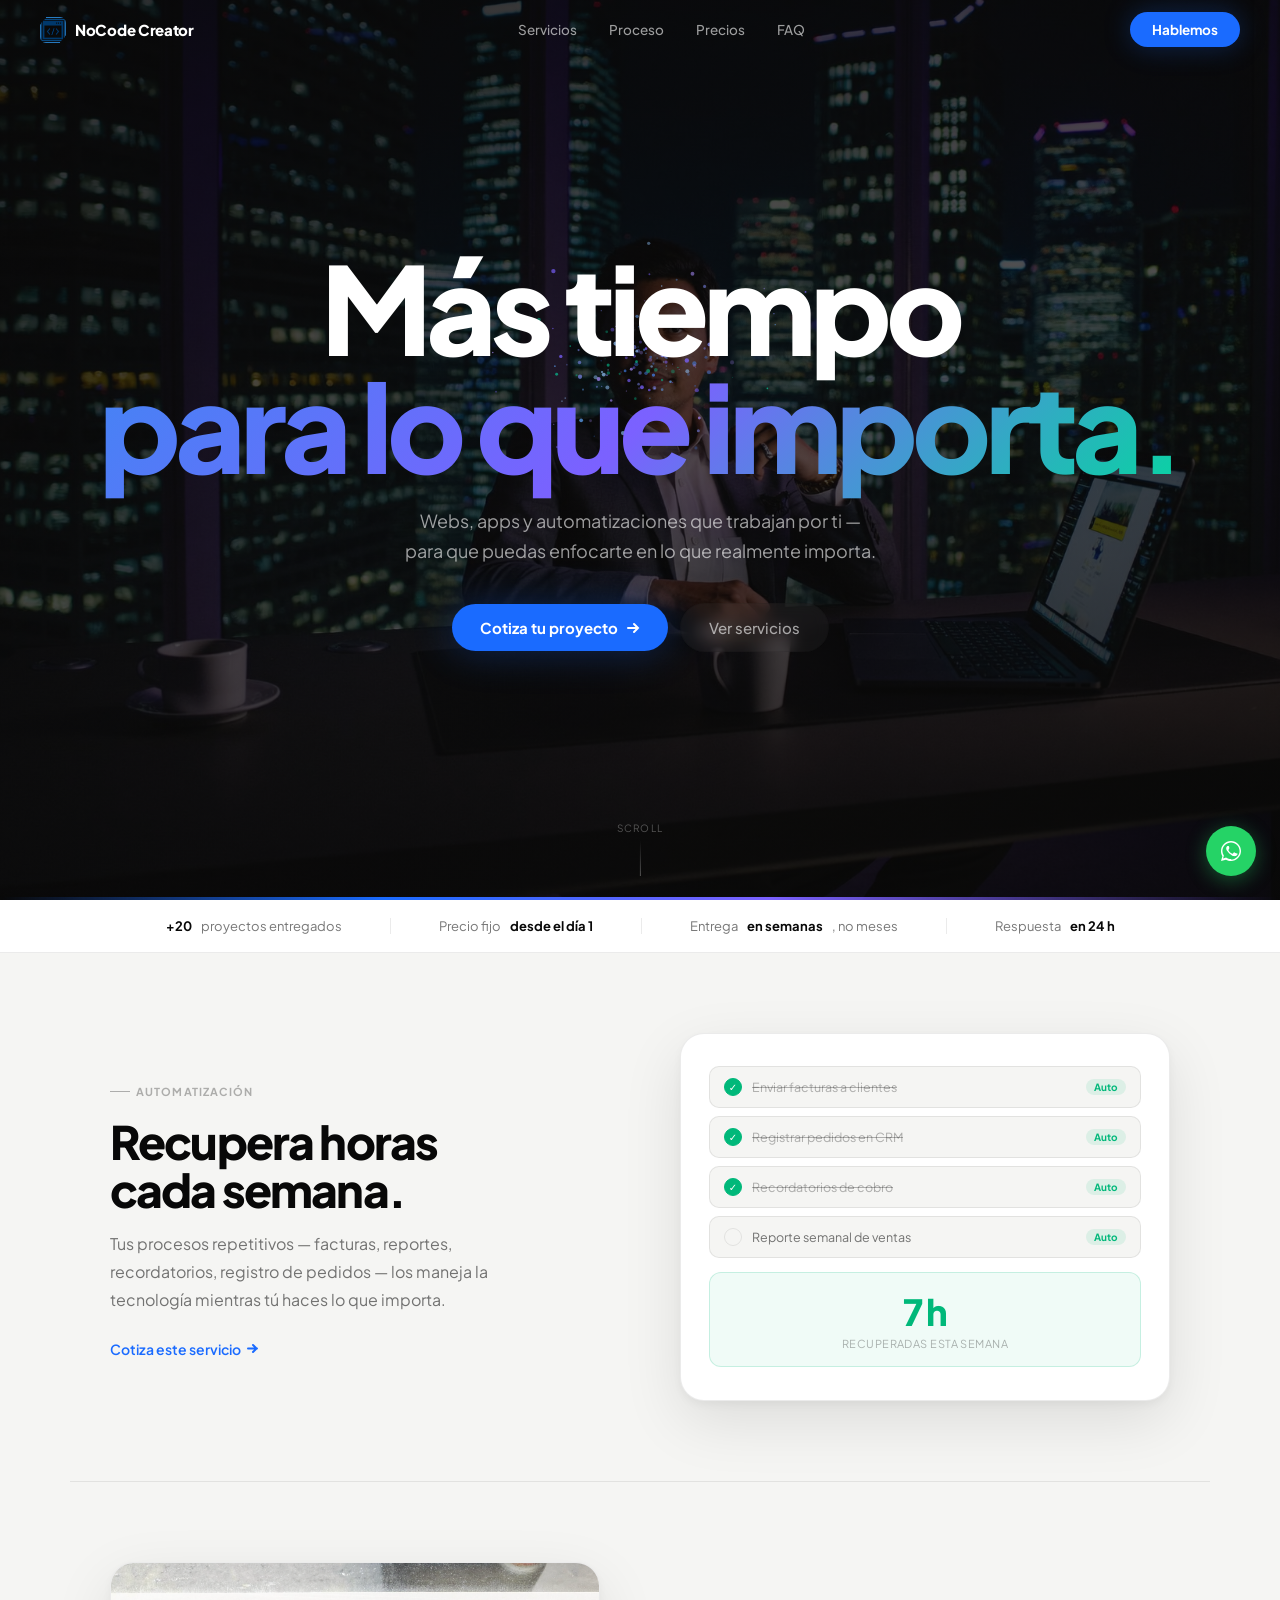
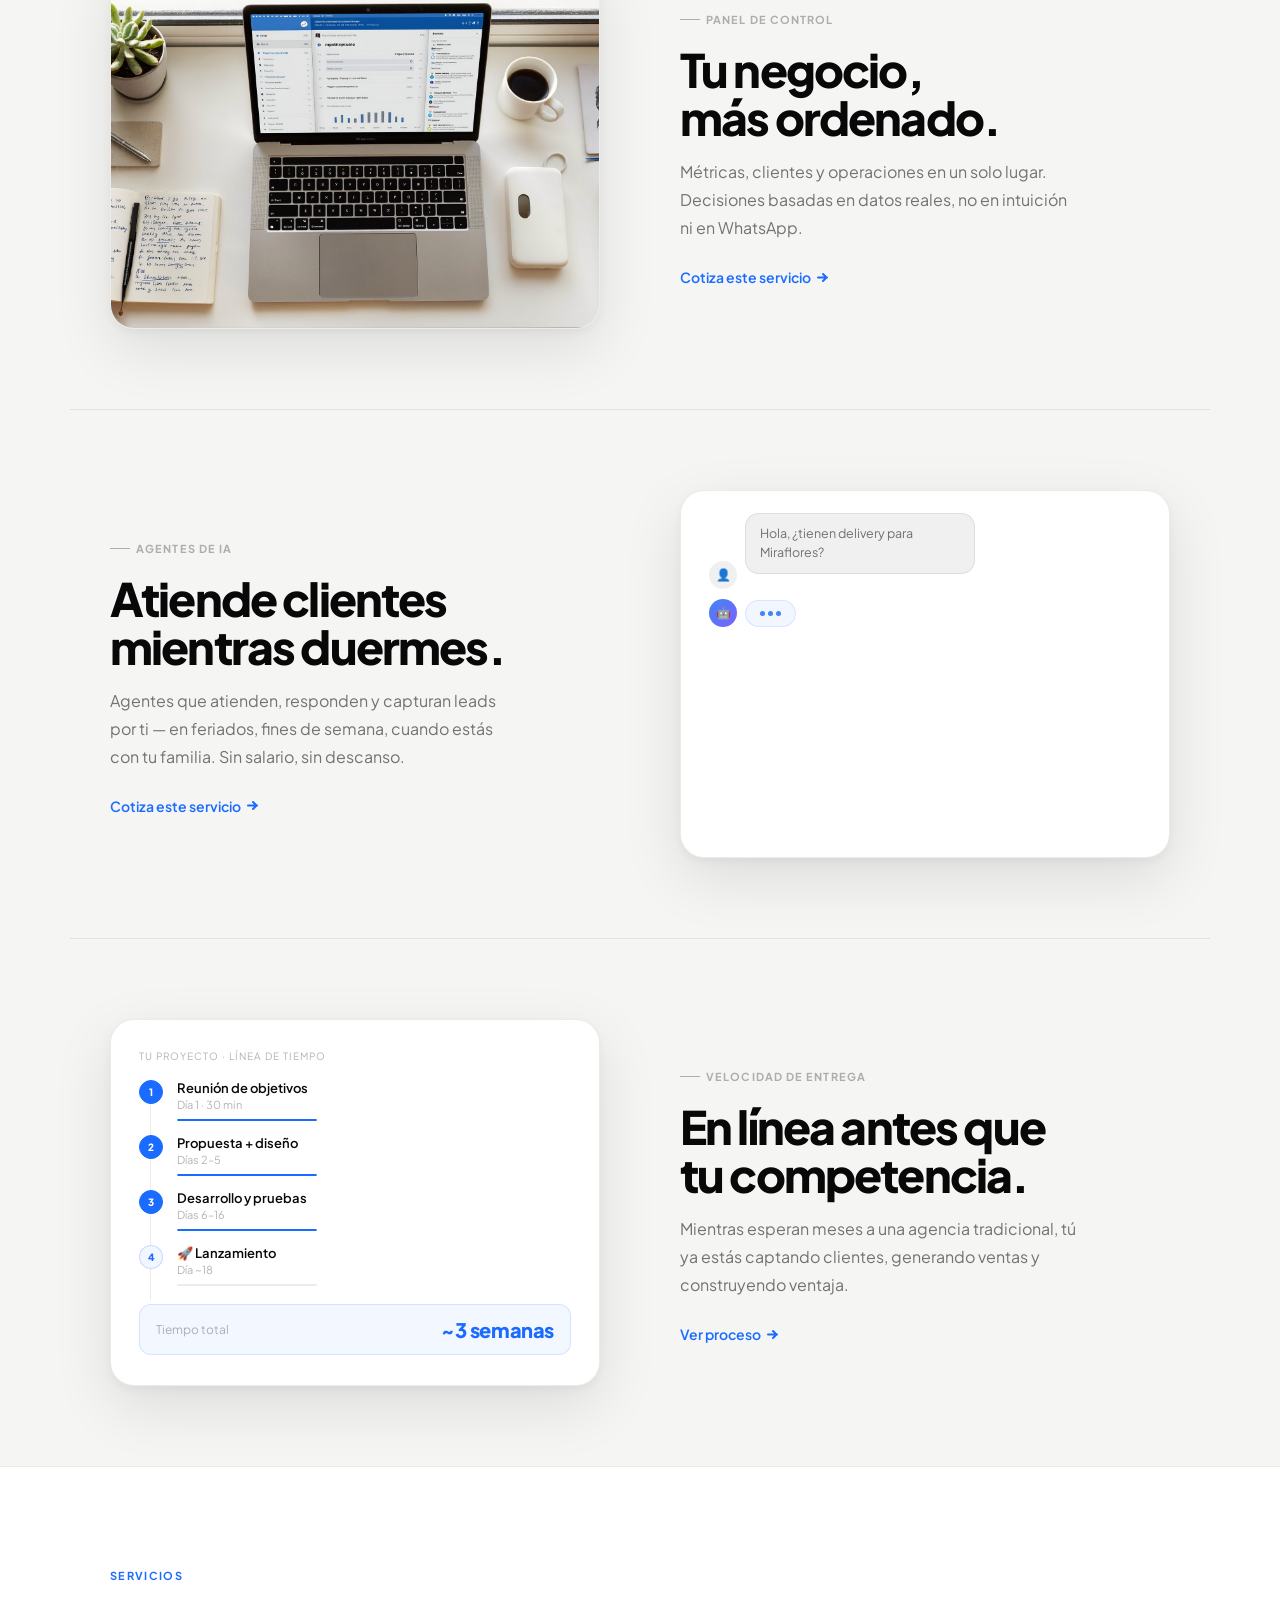
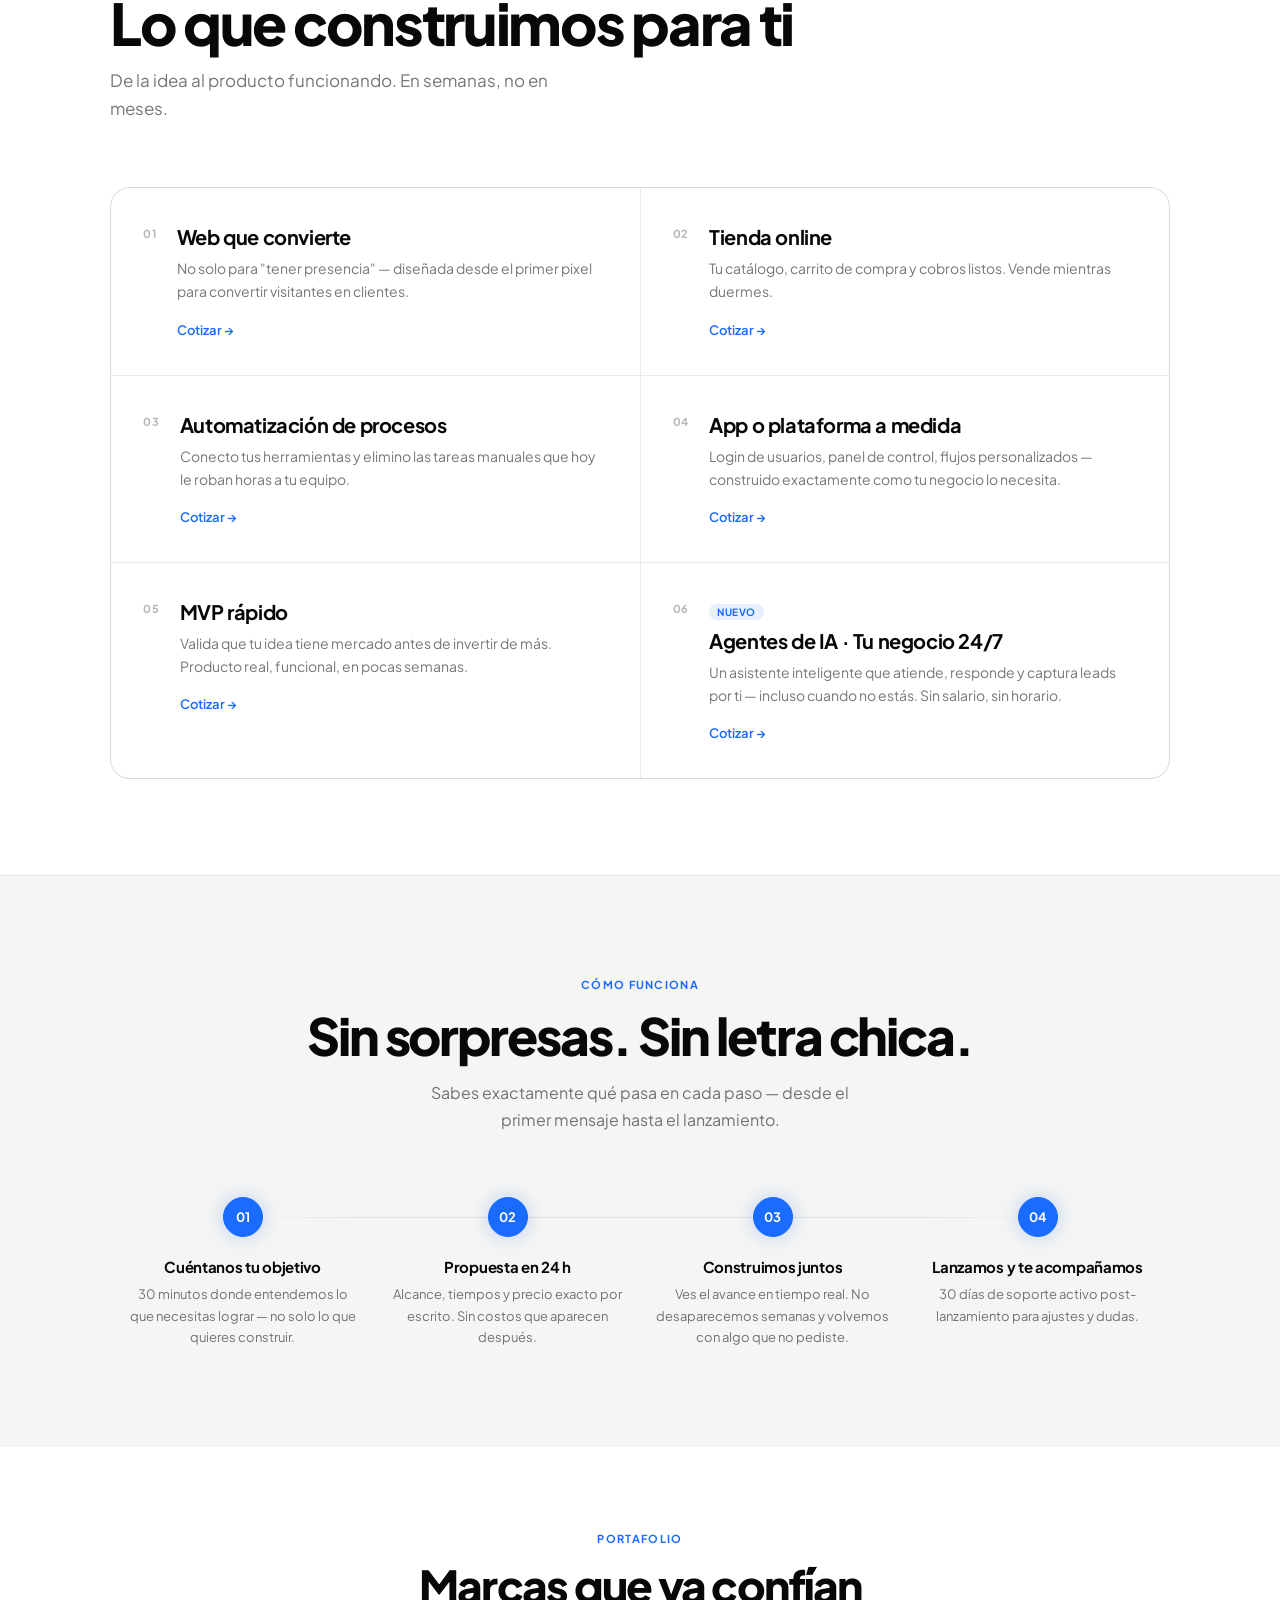
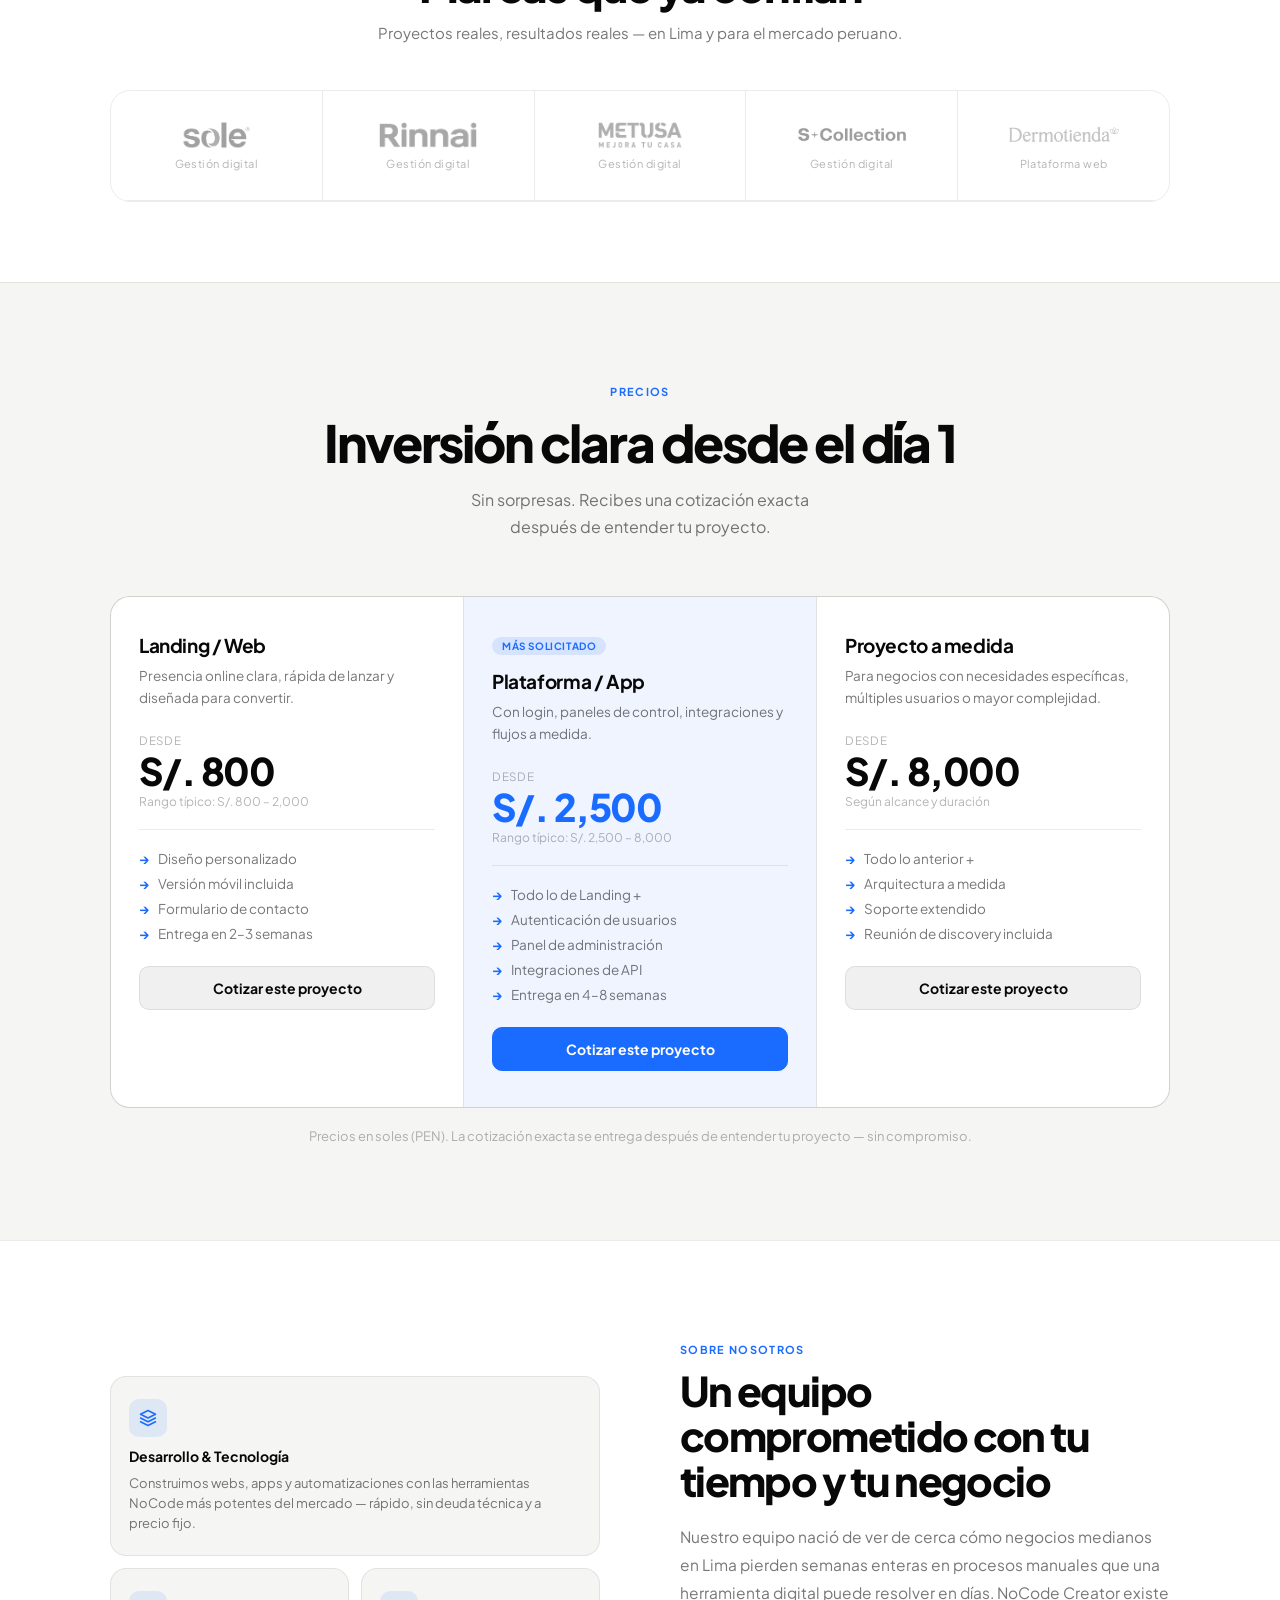
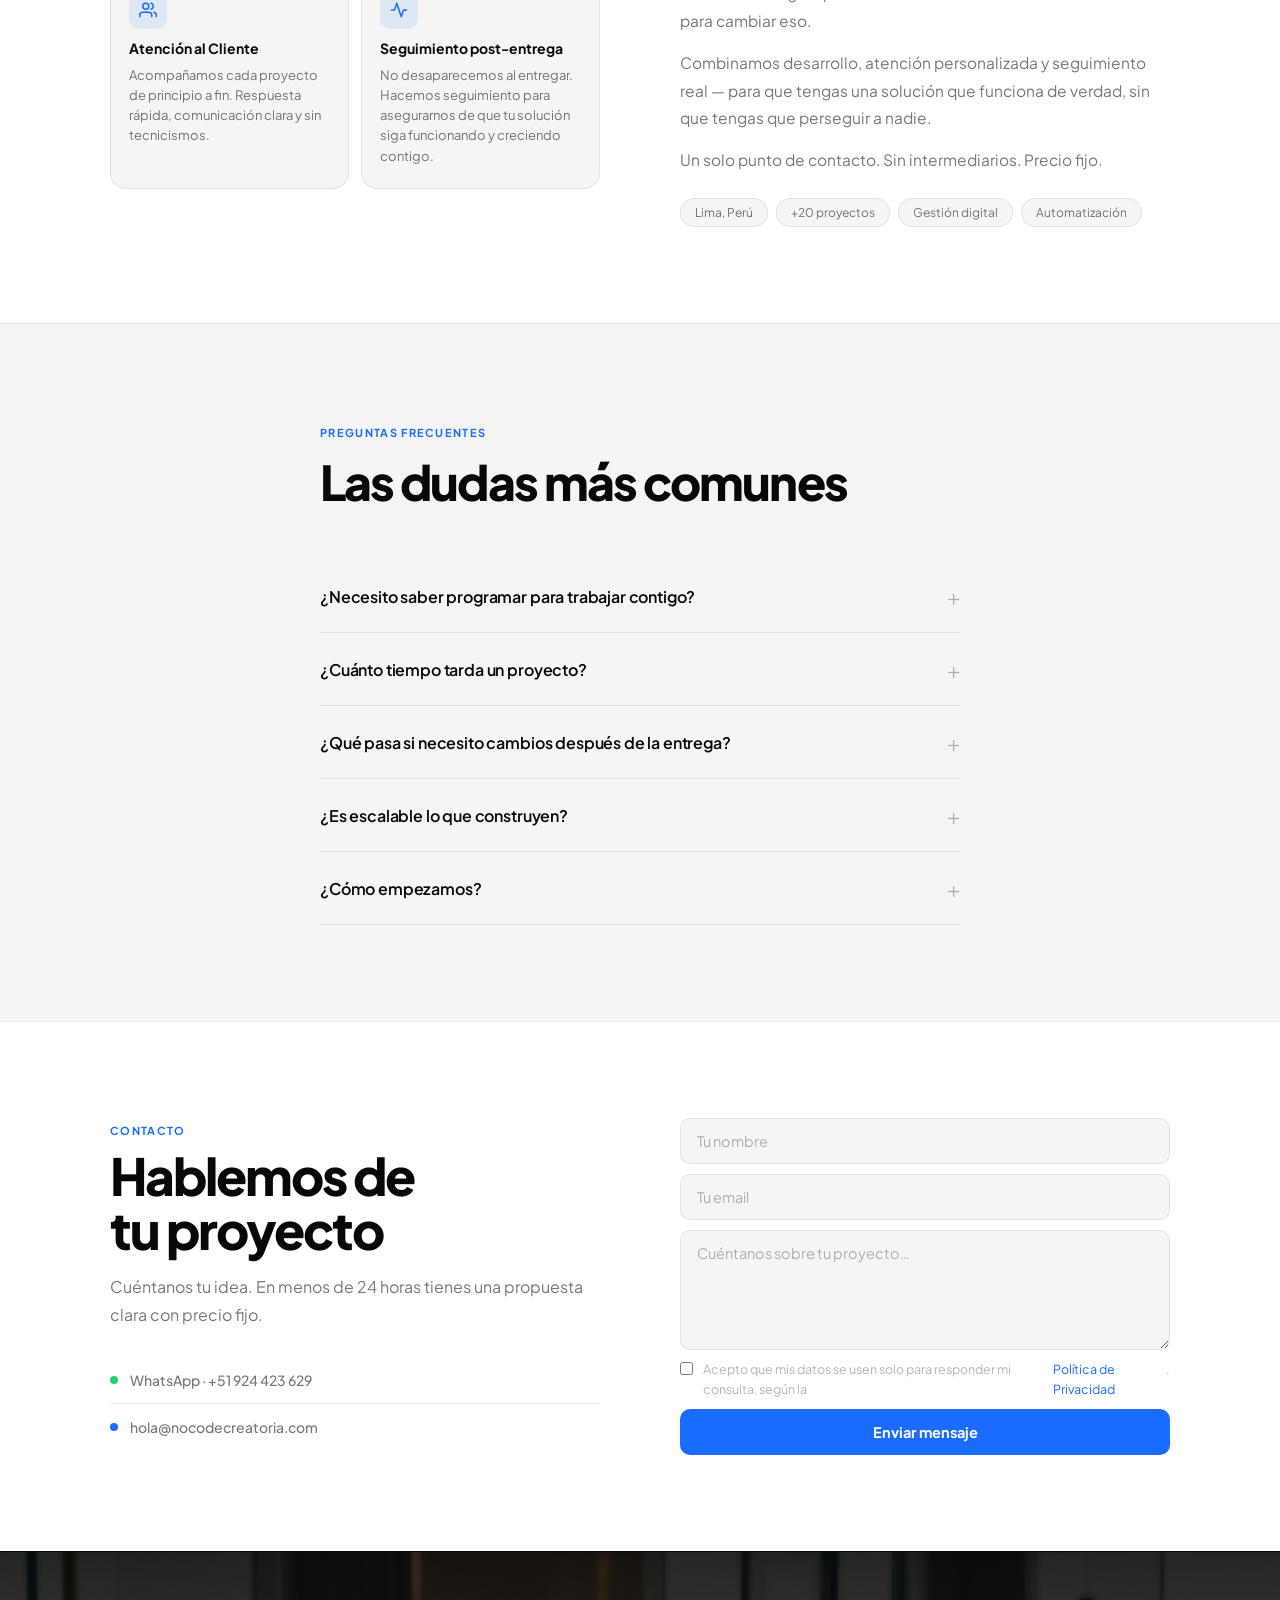
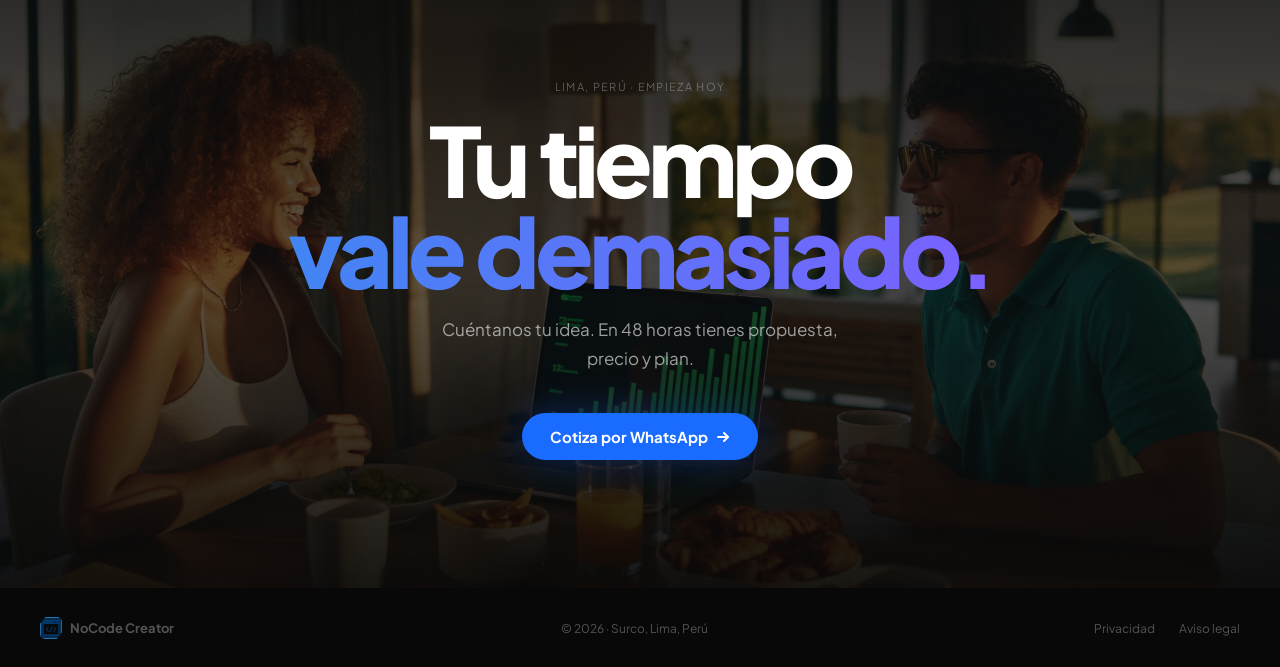
<file: index.html>
<!DOCTYPE html>
<html lang="es">
<head>
<meta charset="UTF-8">
<meta name="viewport" content="width=device-width, initial-scale=1">
<title>Automatización y Desarrollo Web para Negocios en Lima | NoCode Creator</title>
<meta name="description" content="Recupera horas en tu negocio con webs, apps y automatizaciones que trabajan por ti. Atendemos empresas en Lima y todo Perú. Precio fijo, entrega en semanas, sin intermediarios.">
<meta name="keywords" content="desarrollo web Lima, automatización de procesos Lima, apps para negocios Lima, páginas web empresas Lima, nocode Lima, sistemas de gestión Lima, automatización negocios Perú, desarrollo web Surco, webs a medida Lima">
<meta name="robots" content="index, follow">
<meta name="geo.region" content="PE-LIM">
<meta name="geo.placename" content="Lima, Perú">
<meta name="geo.position" content="-12.1100;-77.0200">
<meta name="ICBM" content="-12.1100, -77.0200">
<link rel="canonical" href="https://nocodecreatoria.com/">
<meta property="og:type" content="website">
<meta property="og:url" content="https://nocodecreatoria.com/">
<meta property="og:title" content="Automatización y Desarrollo Web para Negocios en Lima | NoCode Creator">
<meta property="og:description" content="Recupera horas en tu negocio con webs, apps y automatizaciones que trabajan por ti. Atendemos empresas en Lima y todo Perú. Precio fijo, entrega en semanas.">
<meta property="og:image" content="https://nocodecreatoria.com/assets/img/hero-lima-night.jpg">
<meta property="og:locale" content="es_PE">
<meta property="og:site_name" content="NoCode Creator">
<meta name="twitter:card" content="summary_large_image">
<meta name="twitter:title" content="Automatización y Desarrollo Web para Negocios en Lima | NoCode Creator">
<meta name="twitter:description" content="Recupera horas en tu negocio con webs, apps y automatizaciones que trabajan por ti. Atendemos empresas en Lima y todo Perú. Precio fijo, entrega en semanas.">
<meta name="twitter:image" content="https://nocodecreatoria.com/assets/img/hero-lima-night.jpg">
<!-- Schema.org LocalBusiness — le dice a Google quiénes son y dónde están -->
<script type="application/ld+json">
{
  "@context": "https://schema.org",
  "@type": "ProfessionalService",
  "name": "NoCode Creator",
  "url": "https://nocodecreatoria.com",
  "logo": "https://nocodecreatoria.com/assets/logo-icon.png",
  "image": "https://nocodecreatoria.com/assets/img/hero-lima-night.jpg",
  "telephone": "+51924423629",
  "email": "hola@nocodecreatoria.com",
  "address": {
    "@type": "PostalAddress",
    "addressLocality": "Surco",
    "addressRegion": "Lima",
    "addressCountry": "PE"
  },
  "geo": {
    "@type": "GeoCoordinates",
    "latitude": -12.11,
    "longitude": -77.02
  },
  "areaServed": [
    { "@type": "City", "name": "Lima" },
    { "@type": "Country", "name": "Perú" }
  ],
  "hasOfferCatalog": {
    "@type": "OfferCatalog",
    "name": "Servicios NoCode Creator",
    "itemListElement": [
      { "@type": "Offer", "itemOffered": { "@type": "Service", "name": "Desarrollo Web a Medida" } },
      { "@type": "Offer", "itemOffered": { "@type": "Service", "name": "Aplicaciones Web y Móviles" } },
      { "@type": "Offer", "itemOffered": { "@type": "Service", "name": "Automatización de Procesos" } },
      { "@type": "Offer", "itemOffered": { "@type": "Service", "name": "Paneles de Control y Dashboards" } },
      { "@type": "Offer", "itemOffered": { "@type": "Service", "name": "Integración de Sistemas" } },
      { "@type": "Offer", "itemOffered": { "@type": "Service", "name": "Agentes de Inteligencia Artificial" } }
    ]
  },
  "priceRange": "$$",
  "openingHoursSpecification": {
    "@type": "OpeningHoursSpecification",
    "dayOfWeek": ["Monday","Tuesday","Wednesday","Thursday","Friday"],
    "opens": "09:00",
    "closes": "18:00"
  },
  "sameAs": [
    "https://wa.me/51924423629"
  ]
}
</script>
<link rel="icon" type="image/png" href="assets/logo-icon.png">
<link rel="preconnect" href="https://fonts.googleapis.com">
<link rel="preconnect" href="https://fonts.gstatic.com" crossorigin>
<link href="https://fonts.googleapis.com/css2?family=Plus+Jakarta+Sans:ital,wght@0,300;0,400;0,500;0,600;0,700;0,800;1,300&display=swap" rel="stylesheet">
<style>
/* ─── RESET ────────────────────────────────────── */
*,*::before,*::after{box-sizing:border-box;margin:0;padding:0}
html{scroll-behavior:smooth;font-size:16px}
body{font-family:'Plus Jakarta Sans',system-ui,sans-serif;background:#F5F5F3;color:#080808;overflow-x:hidden;-webkit-font-smoothing:antialiased}
a{text-decoration:none;color:inherit}
img,video{max-width:100%;display:block}
ul{list-style:none}

/* ─── TOKENS ───────────────────────────────────── */
:root{
  --blue:#1A6BFF;
  --blue-dim:rgba(26,107,255,.10);
  /* hero / footer (dark) */
  --white:rgba(255,255,255,1);
  --white-60:rgba(255,255,255,.6);
  --white-30:rgba(255,255,255,.3);
  --white-08:rgba(255,255,255,.08);
  --white-04:rgba(255,255,255,.04);
  --hero-border:rgba(255,255,255,.09);
  /* sections (light) */
  --bg:#F5F5F3;
  --bg-alt:#FFFFFF;
  --ink:#080808;
  --ink-60:rgba(8,8,8,.55);
  --ink-30:rgba(8,8,8,.3);
  --ink-08:rgba(8,8,8,.06);
  --ink-04:rgba(8,8,8,.03);
  --border:rgba(0,0,0,.08);
  --shadow:0 1px 3px rgba(0,0,0,.06),0 8px 24px rgba(0,0,0,.06);
  --shadow-lg:0 4px 8px rgba(0,0,0,.04),0 20px 60px rgba(0,0,0,.10);
  --radius:20px;
}

/* ─── NAV ──────────────────────────────────────── */
.nav{
  position:fixed;top:0;left:0;right:0;z-index:900;
  display:flex;align-items:center;justify-content:space-between;
  padding:0 40px;height:60px;
  transition:background .35s,border-color .35s;
  border-bottom:1px solid transparent;
}
.nav.scrolled{
  background:rgba(8,8,8,.88);
  backdrop-filter:blur(24px);
  border-bottom-color:var(--border);
}
.nav.is-light{
  background:rgba(255,255,255,.94);
  backdrop-filter:blur(24px);
  border-bottom-color:rgba(0,0,0,.08);
}
.nav__brand{display:flex;align-items:center;gap:9px;font-weight:800;font-size:15px;letter-spacing:-.02em;color:#fff;transition:color .3s}
.nav.is-light .nav__brand{color:#080808}
.nav__logo{width:26px;height:26px;border-radius:6px}
.nav__links{display:flex;align-items:center;gap:32px;font-size:13.5px;font-weight:500}
.nav__links a{color:var(--white-60);transition:color .15s}
.nav__links a:hover{color:#fff}
.nav.is-light .nav__links a{color:rgba(0,0,0,.55)}
.nav.is-light .nav__links a:hover{color:#080808}
.nav__cta{
  padding:9px 22px;border-radius:100px;
  background:var(--blue);color:#fff;font-size:13.5px;font-weight:700;
  transition:background .15s,transform .15s,box-shadow .15s;
  box-shadow:0 0 28px rgba(26,107,255,.28);
}
.nav__cta:hover{background:#155DD6;transform:translateY(-1px);box-shadow:0 6px 28px rgba(26,107,255,.4)}
.nav__burger{display:none;flex-direction:column;gap:5px;background:none;border:none;cursor:pointer;padding:6px;color:#fff}
.nav.is-light .nav__burger{color:#080808}
.nav__burger span{width:20px;height:1.5px;background:currentColor;border-radius:2px;transition:all .2s}
.nav-mobile{
  display:none;position:fixed;inset:60px 0 auto;z-index:899;
  flex-direction:column;padding:8px 24px 20px;gap:2px;
  background:rgba(8,8,8,.97);backdrop-filter:blur(24px);
  border-bottom:1px solid var(--border);
}
.nav-mobile.open{display:flex}
.nav-mobile a{padding:13px 0;font-size:15px;font-weight:500;color:var(--white-60);border-bottom:1px solid var(--white-04)}
.nav-mobile a:last-child{border:none}

/* ─── WA FAB ───────────────────────────────────── */
.fab-wa{
  position:fixed;bottom:24px;right:24px;z-index:800;
  width:50px;height:50px;border-radius:50%;
  background:#25D366;color:#fff;
  display:flex;align-items:center;justify-content:center;
  box-shadow:0 4px 20px rgba(37,211,102,.38);
  transition:transform .15s,box-shadow .15s;
}
.fab-wa:hover{transform:scale(1.1);box-shadow:0 6px 32px rgba(37,211,102,.55)}

/* ─── HERO ─────────────────────────────────────── */
.hero{
  position:relative;width:100%;height:100vh;min-height:620px;
  display:flex;align-items:center;justify-content:center;
  overflow:hidden;background:#080808;
  contain:layout style paint;
}
.hero__video{
  position:absolute;inset:0;width:100%;height:100%;
  object-fit:cover;z-index:0;opacity:.5;
}
.hero__overlay{
  position:absolute;inset:0;z-index:1;
  background:linear-gradient(160deg,rgba(8,8,8,.7) 0%,rgba(8,8,8,.35) 55%,rgba(8,8,8,.8) 100%);
}
/* Línea de separación limpia hero → secciones */
.hero::after{
  content:'';position:absolute;bottom:0;left:0;right:0;height:3px;z-index:4;
  background:linear-gradient(to right,transparent,var(--blue) 30%,#7B61FF 60%,transparent);
  pointer-events:none;
}
#hero-canvas{
  position:absolute;inset:0;width:100%;height:100%;
  z-index:2;cursor:crosshair;
  will-change:transform;transform:translateZ(0);
}
.hero__inner{
  position:relative;z-index:3;text-align:center;
  padding:0 24px;display:flex;flex-direction:column;align-items:center;
  pointer-events:none;
}
.hero__kicker{
  display:inline-flex;align-items:center;gap:7px;
  padding:6px 14px;border-radius:100px;
  border:1px solid var(--border);background:var(--white-04);
  font-size:12px;font-weight:600;letter-spacing:.06em;text-transform:uppercase;
  color:var(--white-60);margin-bottom:28px;
  backdrop-filter:blur(8px);
}
.hero__kicker-dot{width:6px;height:6px;border-radius:50%;background:#06D6A0;box-shadow:0 0 8px #06D6A0}
.hero__h1{
  font-size:clamp(56px,9.5vw,128px);font-weight:800;
  line-height:.97;letter-spacing:-.05em;color:#fff;
  text-wrap:balance;margin-bottom:22px;
}
.hero__h1 em{font-style:normal;color:transparent;
  background:linear-gradient(135deg,#4285F4 0%,#7B61FF 50%,#06D6A0 100%);
  -webkit-background-clip:text;background-clip:text}
.hero__sub{
  font-size:clamp(15px,1.6vw,18px);font-weight:400;
  color:var(--white-60);line-height:1.7;max-width:480px;margin-bottom:36px;
}
.hero__ctas{display:flex;gap:12px;align-items:center;flex-wrap:wrap;justify-content:center;pointer-events:all}
.btn-primary{
  display:inline-flex;align-items:center;gap:8px;
  padding:14px 28px;border-radius:100px;
  background:var(--blue);color:#fff;font-size:15px;font-weight:700;
  transition:background .15s,transform .15s,box-shadow .15s;
  box-shadow:0 0 40px rgba(26,107,255,.3);
}
.btn-primary:hover{background:#155DD6;transform:translateY(-2px);box-shadow:0 8px 40px rgba(26,107,255,.5)}
.btn-ghost{
  display:inline-flex;align-items:center;gap:8px;
  padding:14px 28px;border-radius:100px;
  border:1px solid var(--border);background:var(--white-04);
  color:var(--white-60);font-size:15px;font-weight:500;
  backdrop-filter:blur(8px);transition:border-color .15s,color .15s;
}
.btn-ghost:hover{border-color:rgba(255,255,255,.3);color:#fff}
.hero__scroll{
  position:absolute;bottom:24px;left:50%;transform:translateX(-50%);z-index:3;
  display:flex;flex-direction:column;align-items:center;gap:6px;
  color:var(--white-30);font-size:10px;letter-spacing:.12em;text-transform:uppercase;
}
.hero__scroll-line{width:1px;height:36px;background:linear-gradient(to bottom,transparent,rgba(255,255,255,.3));margin:0 auto}

/* ─── TRUST BAR ────────────────────────────────── */
.trust{
  background:var(--bg-alt);border-bottom:1px solid var(--border);
  padding:18px 40px;display:flex;align-items:center;justify-content:center;gap:48px;flex-wrap:wrap;
}
.trust__item{display:flex;align-items:center;gap:9px;font-size:13px;color:var(--ink-60)}
.trust__item strong{color:var(--ink);font-weight:700}
.trust__sep{width:1px;height:16px;background:var(--border)}

/* ─── SECCIÓN GENÉRICA ─────────────────────────── */
.section{padding:96px 40px}
.section--border-top{border-top:1px solid var(--border)}

.reveal{opacity:1}/* visible por defecto — animación es progressive enhancement */
@media(prefers-reduced-motion:no-preference){
  .reveal{opacity:0;transform:translateY(20px);
    transition:opacity .55s cubic-bezier(.22,1,.36,1),transform .55s cubic-bezier(.22,1,.36,1)}
  .reveal.in{opacity:1;transform:none}
}

/* ─── EYEBROW ──────────────────────────────────── */
.eyebrow{
  display:inline-block;
  font-size:11px;font-weight:700;letter-spacing:.12em;text-transform:uppercase;
  color:var(--blue);margin-bottom:12px;
}

/* ─── FEATURES (grandes, alternadas) ──────────── */
.features{background:var(--bg)}
.feature{
  display:grid;grid-template-columns:1fr 1fr;
  max-width:1140px;margin:0 auto;
  padding:80px 40px;gap:80px;align-items:center;
  border-bottom:1px solid var(--border);
}
.feature:last-child{border-bottom:none}
.feature--flip .feature__text{order:2}
.feature--flip .feature__visual{order:1}

.feature__tag{
  display:inline-flex;align-items:center;gap:6px;
  font-size:11px;font-weight:700;letter-spacing:.1em;text-transform:uppercase;
  color:var(--ink-30);margin-bottom:20px;
}
.feature__tag::before{content:'';width:20px;height:1px;background:var(--ink-30)}
.feature__h2{
  font-size:clamp(32px,3.6vw,52px);font-weight:800;
  line-height:1.04;letter-spacing:-.04em;color:var(--ink);
  text-wrap:balance;margin-bottom:16px;
}
.feature__p{
  font-size:16px;font-weight:400;line-height:1.75;
  color:var(--ink-60);max-width:400px;margin-bottom:24px;
}
.feature__link{
  display:inline-flex;align-items:center;gap:5px;
  font-size:14px;font-weight:600;color:var(--blue);
  transition:gap .15s;
}
.feature__link:hover{gap:9px}

/* Feature visuals */
.feature__visual{
  position:relative;border-radius:24px;overflow:hidden;
  border:1px solid var(--border);
  aspect-ratio:4/3;
  background:var(--bg-alt);
  box-shadow:var(--shadow-lg);
}
.feature__visual img{width:100%;height:100%;object-fit:cover;display:block;transition:transform .8s ease}
.feature__visual:hover img{transform:scale(1.04)}

/* Visual animados (UI cards en claro) */
.ui-card{
  background:var(--bg-alt);border-radius:24px;overflow:hidden;
  border:1px solid var(--border);aspect-ratio:4/3;
  display:flex;align-items:center;justify-content:center;padding:28px;
  box-shadow:var(--shadow-lg);
}

/* Task automation visual */
.ui-tasks{width:100%}
.ui-task{
  display:flex;align-items:center;gap:10px;
  padding:11px 14px;border-radius:10px;
  background:var(--bg);border:1px solid var(--border);
  margin-bottom:8px;
}
.ui-task__check{
  width:18px;height:18px;border-radius:50%;border:1.5px solid var(--border);
  flex-shrink:0;display:flex;align-items:center;justify-content:center;
  transition:all .4s;
}
.ui-task.done .ui-task__check{background:#00B87A;border-color:#00B87A;color:#fff;font-size:10px;font-weight:900}
.ui-task.done .ui-task__check::after{content:'✓'}
.ui-task__name{font-size:12.5px;color:var(--ink-60);flex:1}
.ui-task.done .ui-task__name{color:var(--ink-30);text-decoration:line-through}
.ui-task__pill{padding:2px 8px;border-radius:100px;font-size:10px;font-weight:700;background:rgba(0,184,122,.1);color:#00B87A;flex-shrink:0}
.ui-hours{
  margin-top:14px;padding:16px;text-align:center;
  background:rgba(0,184,122,.06);border:1px solid rgba(0,184,122,.18);border-radius:12px;
}
.ui-hours__num{font-size:36px;font-weight:800;color:#00B87A;letter-spacing:-.03em}
.ui-hours__label{font-size:11px;color:var(--ink-30);margin-top:3px;letter-spacing:.04em;text-transform:uppercase}

/* Chat visual */
.ui-chat{width:100%;display:flex;flex-direction:column;gap:10px}
.ui-bubble{display:flex;gap:8px;align-items:flex-end;opacity:0;transform:translateY(8px);transition:opacity .4s,transform .4s}
.ui-bubble.show{opacity:1;transform:translateY(0)}
.ui-bubble--out{flex-direction:row-reverse}
.ui-av{
  width:28px;height:28px;border-radius:50%;flex-shrink:0;
  display:flex;align-items:center;justify-content:center;font-size:12px;
  background:linear-gradient(135deg,#4285F4,#7B61FF);
}
.ui-av--user{background:var(--ink-08)}
.ui-msg{
  padding:10px 14px;border-radius:14px;
  font-size:12.5px;line-height:1.55;max-width:230px;
}
.ui-msg--bot{background:rgba(26,107,255,.07);border:1px solid rgba(26,107,255,.14);color:#1a3a80}
.ui-msg--user{background:var(--ink-08);border:1px solid var(--border);color:var(--ink-60)}
.ui-typing{display:flex;gap:3px;padding:10px 14px;background:rgba(26,107,255,.06);border:1px solid rgba(26,107,255,.12);border-radius:14px}
.ui-typing span{width:5px;height:5px;border-radius:50%;background:#4285F4;animation:tydot .9s ease-in-out infinite}
.ui-typing span:nth-child(2){animation-delay:.15s}
.ui-typing span:nth-child(3){animation-delay:.3s}
@keyframes tydot{0%,60%,100%{opacity:.3;transform:translateY(0)}30%{opacity:1;transform:translateY(-5px)}}

/* Timeline visual */
.ui-timeline{width:100%}
.ui-tl-head{font-size:10px;letter-spacing:.1em;text-transform:uppercase;color:var(--ink-30);margin-bottom:18px}
.ui-tl-step{display:flex;gap:14px;padding-bottom:14px;position:relative}
.ui-tl-step::after{content:'';position:absolute;left:11px;top:24px;bottom:0;width:1px;background:var(--border)}
.ui-tl-step:last-of-type::after{display:none}
.ui-tl-dot{
  width:24px;height:24px;border-radius:50%;flex-shrink:0;
  display:flex;align-items:center;justify-content:center;
  font-size:10px;font-weight:800;
  border:1.5px solid rgba(26,107,255,.2);color:var(--blue);
  background:rgba(26,107,255,.06);transition:all .5s;
}
.ui-tl-step.done .ui-tl-dot{background:var(--blue);border-color:var(--blue);color:#fff}
.ui-tl-lbl{font-size:13px;font-weight:600;color:var(--ink)}
.ui-tl-sub{font-size:11px;color:var(--ink-30);margin-top:2px}
.ui-tl-bar{height:2px;background:var(--border);border-radius:2px;margin-top:8px;width:140px;overflow:hidden}
.ui-tl-bar-fill{height:100%;width:0;border-radius:2px;background:var(--blue);transition:width 1.2s ease}
.ui-tl-step.done .ui-tl-bar-fill{width:100%}
.ui-tl-total{
  margin-top:4px;padding:12px 16px;
  background:rgba(26,107,255,.05);border:1px solid rgba(26,107,255,.14);
  border-radius:12px;display:flex;justify-content:space-between;align-items:center;
}
.ui-tl-total span:first-child{font-size:12px;color:var(--ink-30)}
.ui-tl-total strong{font-size:20px;font-weight:800;color:var(--blue);letter-spacing:-.02em}

/* ─── SERVICIOS ─────────────────────────────────── */
.services{background:var(--bg-alt);border-top:1px solid var(--border)}
.services__inner{max-width:1140px;margin:0 auto;padding:96px 40px}
.services__header{margin-bottom:64px}
.services__header h2{font-size:clamp(36px,4.5vw,60px);font-weight:800;letter-spacing:-.04em;line-height:1.0;color:var(--ink);text-wrap:balance}
.services__header p{font-size:17px;color:var(--ink-60);line-height:1.7;max-width:480px;margin-top:14px}
.services__list{display:grid;grid-template-columns:1fr 1fr;gap:1px;background:var(--border);border:1px solid var(--border);border-radius:20px;overflow:hidden}
.svc{
  background:var(--bg-alt);padding:36px 32px;
  display:flex;gap:20px;
  transition:background .2s;
}
.svc:hover{background:var(--bg)}
.svc--wide{grid-column:1/-1}
.svc__num{font-size:11px;font-weight:700;letter-spacing:.08em;color:var(--ink-30);flex-shrink:0;padding-top:3px}
.svc__body{}
.svc__title{font-size:20px;font-weight:700;color:var(--ink);margin-bottom:8px;letter-spacing:-.02em}
.svc__desc{font-size:14px;color:var(--ink-60);line-height:1.65;margin-bottom:14px}
.svc__link{font-size:13px;font-weight:600;color:var(--blue);display:inline-flex;align-items:center;gap:4px;transition:gap .15s}
.svc__link:hover{gap:8px}
.svc__new{display:inline-block;padding:2px 8px;background:rgba(26,107,255,.10);color:var(--blue);font-size:10px;font-weight:700;border-radius:100px;letter-spacing:.05em;text-transform:uppercase;margin-bottom:8px}

/* ─── PROCESO ───────────────────────────────────── */
.process{background:var(--bg);border-top:1px solid var(--border)}
.process__inner{max-width:1140px;margin:0 auto;padding:96px 40px}
.process__header{text-align:center;margin-bottom:64px}
.process__header h2{font-size:clamp(32px,4vw,52px);font-weight:800;letter-spacing:-.04em;color:var(--ink)}
.process__header p{font-size:16px;color:var(--ink-60);line-height:1.7;max-width:420px;margin:12px auto 0}
.process__steps{display:grid;grid-template-columns:repeat(4,1fr);position:relative}
.process__steps::before{
  content:'';position:absolute;top:20px;left:calc(12.5%);right:calc(12.5%);
  height:1px;background:linear-gradient(to right,transparent,var(--border) 15%,var(--border) 85%,transparent);
}
.pstep{padding:0 16px;text-align:center}
.pstep__dot{
  width:40px;height:40px;border-radius:50%;border:1px solid var(--border);
  background:var(--bg-alt);display:flex;align-items:center;justify-content:center;
  margin:0 auto 20px;font-size:13px;font-weight:700;color:var(--ink-30);
  position:relative;z-index:1;transition:all .4s;
}
.pstep.active .pstep__dot{background:var(--blue);border-color:var(--blue);color:#fff;box-shadow:0 0 20px rgba(26,107,255,.25)}
.pstep h3{font-size:15px;font-weight:700;color:var(--ink);margin-bottom:8px;letter-spacing:-.02em}
.pstep p{font-size:13px;color:var(--ink-60);line-height:1.65}

/* ─── PORTAFOLIO ────────────────────────────────── */
.portfolio{background:var(--bg-alt);border-top:1px solid var(--border)}
.portfolio__inner{max-width:1140px;margin:0 auto;padding:80px 40px}
.portfolio__header{text-align:center;margin-bottom:48px}
.portfolio__header h2{font-size:clamp(28px,3.5vw,44px);font-weight:800;letter-spacing:-.04em;color:var(--ink)}
.portfolio__header p{font-size:15px;color:var(--ink-60);margin-top:10px}
.brands{display:flex;align-items:center;justify-content:center;gap:0;flex-wrap:wrap;border:1px solid var(--border);border-radius:20px;overflow:hidden}
.brand{
  flex:1;min-width:160px;height:110px;padding:0 20px;
  display:flex;flex-direction:column;align-items:center;justify-content:center;gap:8px;
  border-right:1px solid var(--border);border-bottom:1px solid var(--border);
  transition:background .2s;text-align:center;
}
.brand:hover{background:var(--bg)}
.brand:last-child,.brand:nth-child(5n){border-right:none}
.brand img{
  height:28px;width:auto;max-width:110px;
  object-fit:contain;
  filter:grayscale(1);opacity:.45;
  transition:filter .25s,opacity .25s;
}
.brand:hover img{filter:grayscale(0);opacity:1}
.brand__project{font-size:11px;color:var(--ink-30);letter-spacing:.04em}

/* ─── PRECIOS ───────────────────────────────────── */
.pricing{background:var(--bg);border-top:1px solid var(--border)}
.pricing__inner{max-width:1140px;margin:0 auto;padding:96px 40px}
.pricing__header{text-align:center;margin-bottom:56px}
.pricing__header h2{font-size:clamp(32px,4vw,52px);font-weight:800;letter-spacing:-.04em;color:var(--ink)}
.pricing__header p{font-size:16px;color:var(--ink-60);max-width:400px;margin:12px auto 0;line-height:1.7}
.pricing__grid{display:grid;grid-template-columns:repeat(3,1fr);gap:1px;background:var(--border);border:1px solid var(--border);border-radius:20px;overflow:hidden}
.plan{background:var(--bg-alt);padding:36px 28px;transition:background .2s;position:relative}
.plan:hover{background:var(--bg)}
.plan--featured{background:#EFF4FF}
.plan--featured:hover{background:#E8F0FE}
.plan__badge{
  display:inline-block;padding:3px 10px;border-radius:100px;
  background:rgba(26,107,255,.12);color:var(--blue);
  font-size:10px;font-weight:700;letter-spacing:.06em;text-transform:uppercase;
  margin-bottom:14px;
}
.plan__name{font-size:19px;font-weight:700;color:var(--ink);margin-bottom:8px;letter-spacing:-.02em}
.plan__desc{font-size:13.5px;color:var(--ink-60);line-height:1.6;margin-bottom:20px;min-height:48px}
.plan__from{font-size:11.5px;color:var(--ink-30);text-transform:uppercase;letter-spacing:.06em;margin-bottom:4px}
.plan__price{font-size:38px;font-weight:800;color:var(--ink);letter-spacing:-.04em;line-height:1}
.plan--featured .plan__price{color:var(--blue)}
.plan__range{font-size:12px;color:var(--ink-30);margin-top:4px;margin-bottom:20px}
.plan__divider{height:1px;background:var(--border);margin-bottom:20px}
.plan__features{display:flex;flex-direction:column;gap:8px;margin-bottom:24px}
.plan__features li{font-size:13.5px;color:var(--ink-60);display:flex;gap:8px;align-items:flex-start}
.plan__features li::before{content:'→';color:var(--blue);flex-shrink:0;font-weight:700}
.plan__cta{
  display:block;width:100%;padding:12px;text-align:center;
  background:var(--ink-08);border:1px solid var(--border);
  border-radius:10px;font-size:14px;font-weight:700;color:var(--ink);
  transition:background .15s,border-color .15s;
}
.plan__cta:hover{background:var(--ink-08);border-color:rgba(0,0,0,.18)}
.plan--featured .plan__cta{background:var(--blue);border-color:var(--blue);color:#fff}
.plan--featured .plan__cta:hover{background:#155DD6;border-color:#155DD6}
.pricing__note{text-align:center;margin-top:20px;font-size:13px;color:var(--ink-30)}

/* ─── SOBRE NOSOTROS ────────────────────────────── */
.team-pillars{display:grid;grid-template-columns:1fr 1fr;gap:12px;align-content:start}
.team-pillar{background:var(--bg);border:1px solid var(--border);border-radius:16px;padding:22px 18px;display:flex;flex-direction:column;gap:8px}
.team-pillar:first-child{grid-column:1/-1}
.team-pillar__icon{width:38px;height:38px;background:var(--blue-dim);border-radius:10px;display:flex;align-items:center;justify-content:center;margin-bottom:2px}
.team-pillar__icon svg{width:18px;height:18px;stroke:var(--blue);fill:none;stroke-width:2;stroke-linecap:round;stroke-linejoin:round}
.team-pillar__title{font-size:14px;font-weight:700;color:var(--ink)}
.team-pillar__desc{font-size:13px;color:var(--ink-60);line-height:1.55}
.about{
  background:var(--bg-alt);border-top:1px solid var(--border);
}
.about__inner{
  max-width:1140px;margin:0 auto;padding:96px 40px;
  display:grid;grid-template-columns:1fr 1fr;gap:80px;align-items:center;
}
.about__photo{
  border-radius:24px;overflow:hidden;aspect-ratio:4/5;
  position:relative;border:1px solid var(--border);
  box-shadow:var(--shadow-lg);
}
.about__photo img{width:100%;height:100%;object-fit:cover;object-position:center top}
.about__photo-badge{
  position:absolute;bottom:20px;left:20px;right:20px;
  background:rgba(255,255,255,.8);backdrop-filter:blur(16px);
  border:1px solid rgba(0,0,0,.07);border-radius:14px;padding:14px 16px;
}
.about__photo-badge strong{font-size:14px;color:var(--ink);display:block;margin-bottom:3px}
.about__photo-badge span{font-size:12px;color:var(--ink-60)}
.about__content{}
.about__h2{font-size:clamp(28px,3.2vw,42px);font-weight:800;letter-spacing:-.04em;line-height:1.1;color:var(--ink);margin-bottom:20px;text-wrap:balance}
.about__p{font-size:15.5px;color:var(--ink-60);line-height:1.8;margin-bottom:14px}
.about__tags{display:flex;flex-wrap:wrap;gap:8px;margin-top:24px}
.about__tag{
  padding:6px 14px;border-radius:100px;
  border:1px solid var(--border);background:var(--bg);
  font-size:12px;color:var(--ink-60);
}

/* ─── FAQ ───────────────────────────────────────── */
.faq{background:var(--bg);border-top:1px solid var(--border)}
.faq__inner{max-width:720px;margin:0 auto;padding:96px 40px}
.faq__header{margin-bottom:48px}
.faq__header h2{font-size:clamp(32px,4vw,48px);font-weight:800;letter-spacing:-.04em;color:var(--ink)}
details.faq-q{border-bottom:1px solid var(--border)}
details.faq-q summary{
  padding:22px 0;font-size:16px;font-weight:600;color:var(--ink);
  cursor:pointer;display:flex;justify-content:space-between;align-items:center;
  list-style:none;letter-spacing:-.01em;
}
details.faq-q summary::-webkit-details-marker{display:none}
details.faq-q summary::after{
  content:'+';font-size:22px;font-weight:300;color:var(--ink-30);
  flex-shrink:0;margin-left:16px;transition:transform .25s;
}
details.faq-q[open] summary::after{transform:rotate(45deg);color:var(--ink)}
details.faq-q .faq-a{padding:0 0 22px}
details.faq-q .faq-a p{font-size:15px;color:var(--ink-60);line-height:1.75}

/* ─── CONTACTO ──────────────────────────────────── */
.contact{background:var(--bg-alt);border-top:1px solid var(--border)}
.contact__inner{
  max-width:1140px;margin:0 auto;padding:96px 40px;
  display:grid;grid-template-columns:1fr 1fr;gap:80px;align-items:start;
}
.contact__info h2{font-size:clamp(32px,4vw,52px);font-weight:800;letter-spacing:-.04em;color:var(--ink);line-height:1.05;margin-bottom:16px;text-wrap:balance}
.contact__info p{font-size:16px;color:var(--ink-60);line-height:1.75;margin-bottom:28px}
.contact-link{
  display:flex;align-items:center;gap:12px;
  font-size:14px;font-weight:500;color:var(--ink-60);
  padding:14px 0;border-bottom:1px solid var(--border);
  transition:color .15s;
}
.contact-link:hover{color:var(--ink)}
.contact-link:last-child{border:none}
.cdot{width:8px;height:8px;border-radius:50%;flex-shrink:0}
.cdot--green{background:#25D366}
.cdot--blue{background:var(--blue)}
.contact-form{display:flex;flex-direction:column;gap:10px}
.contact-form input,
.contact-form textarea{
  width:100%;padding:13px 16px;
  background:var(--bg);border:1px solid var(--border);
  border-radius:10px;font-size:14.5px;font-family:inherit;
  color:var(--ink);outline:none;
  transition:border-color .15s,background .15s;
}
.contact-form input::placeholder,
.contact-form textarea::placeholder{color:var(--ink-30)}
.contact-form input:focus,
.contact-form textarea:focus{
  border-color:rgba(26,107,255,.4);
  background:#fff;
  box-shadow:0 0 0 3px rgba(26,107,255,.08);
}
.contact-form textarea{resize:vertical;min-height:120px}
.contact-form__bot{position:absolute;left:-9999px;opacity:0;pointer-events:none}
.contact-form__consent{display:flex;gap:10px;align-items:flex-start;font-size:12.5px;color:var(--ink-30);line-height:1.55;cursor:pointer}
.contact-form__consent input[type="checkbox"]{width:auto;accent-color:var(--blue);margin-top:2px}
.contact-form__consent a{color:var(--blue)}
.contact-form button[type="submit"]{
  padding:14px;background:var(--blue);color:#fff;border:none;
  border-radius:10px;font-size:14.5px;font-weight:700;font-family:inherit;
  cursor:pointer;transition:background .15s;
}
.contact-form button:hover{background:#155DD6}
#contactSuccess{font-size:14px;color:#00B87A;font-weight:600;text-align:center}
#contactError{font-size:14px;color:#E53E3E;text-align:center}

/* ─── CTA FINAL ─────────────────────────────────── */
.final{
  background:#080808;border-top:1px solid var(--border);
  position:relative;overflow:hidden;
  padding:128px 40px;text-align:center;
}
.final__bg{
  position:absolute;inset:0;z-index:0;
  background-image:
    linear-gradient(to bottom,rgba(8,8,8,.88) 0%,rgba(8,8,8,.65) 50%,rgba(8,8,8,.95) 100%),
    url('assets/img/lifestyle-tiempo-libre.jpg');
  background-size:cover;background-position:center;
  transform:scale(1.05);transition:transform 10s ease;
}
.final:hover .final__bg{transform:scale(1.0)}
.final__content{position:relative;z-index:1;display:flex;flex-direction:column;align-items:center}
.final__kicker{font-size:11px;letter-spacing:.12em;text-transform:uppercase;color:var(--white-30);margin-bottom:20px}
.final__h2{
  font-size:clamp(48px,7.5vw,96px);font-weight:800;
  letter-spacing:-.05em;line-height:.95;color:#fff;
  text-wrap:balance;margin-bottom:20px;
}
.final__h2 em{font-style:normal;color:transparent;
  background:linear-gradient(90deg,#4285F4,#7B61FF);
  -webkit-background-clip:text;background-clip:text}
.final__sub{font-size:17px;color:var(--white-60);max-width:440px;line-height:1.7;margin-bottom:40px}

/* ─── FOOTER ────────────────────────────────────── */
.footer{
  background:#080808;border-top:1px solid var(--border);
  padding:28px 40px;
  display:flex;align-items:center;justify-content:space-between;flex-wrap:wrap;gap:14px;
}
.footer__brand{display:flex;align-items:center;gap:8px;font-size:13px;font-weight:700;color:var(--white-30)}
.footer__logo{width:22px;height:22px;border-radius:5px}
.footer__copy{font-size:12px;color:var(--white-30)}
.footer__links{display:flex;gap:24px}
.footer__links a{font-size:12px;color:var(--white-30);transition:color .15s}
.footer__links a:hover{color:var(--white-60)}

/* ─── RESPONSIVE ─────────────────────────────────── */
@media(max-width:960px){
  .nav{padding:0 20px}
  .nav__links{display:none}
  .nav__burger{display:flex}
  /* Features: menos padding y sin invertir orden en móvil */
  .feature{grid-template-columns:1fr;padding:40px 20px;gap:28px}
  .feature--flip .feature__text,.feature--flip .feature__visual{order:unset}
  /* Secciones compactas en móvil */
  .services__inner,.process__inner,.portfolio__inner,
  .pricing__inner,.faq__inner,.section{padding:48px 20px}
  /* About y contacto aún más compactos */
  .about__inner{padding:40px 20px}
  .contact__inner{padding:40px 20px}
  .final{padding:72px 20px}
  /* Grids → 1 columna */
  .services__list{grid-template-columns:1fr}
  .svc--wide{grid-column:auto}
  .process__steps{grid-template-columns:1fr 1fr;gap:24px}
  .process__steps::before{display:none}
  .pricing__grid{grid-template-columns:1fr}
  .about__inner{grid-template-columns:1fr}
  .team-pillars{grid-template-columns:1fr 1fr}
  .contact__inner{grid-template-columns:1fr}
  /* Trust bar compacto */
  .trust{gap:16px;padding:12px 20px;flex-wrap:wrap;justify-content:flex-start}
  .trust__sep{display:none}
  /* Footer */
  .footer{flex-direction:column;align-items:flex-start;padding:20px}
  /* Marcas en fila en lugar de columna */
  .brands{display:grid;grid-template-columns:1fr 1fr}
  .brand{width:100%;border-right:1px solid var(--border);height:88px}
  .brand:nth-child(2n){border-right:none}
}
@media(max-width:560px){
  /* Hero más corto para que se vea el contenido debajo */
  .hero{height:88vh;min-height:520px}
  .hero__h1{font-size:clamp(44px,13vw,72px);letter-spacing:-.04em}
  .hero__sub{font-size:14px}
  .process__steps{grid-template-columns:1fr}
  .hero__ctas{flex-direction:column;width:100%}
  .btn-primary,.btn-ghost{width:100%;justify-content:center}
  /* Servicios: padding reducido por ítem */
  .svc{padding:22px 18px}
  .svc__title{font-size:17px}
  /* Precios: un plan visible bien compacto */
  .plan{padding:24px 20px}
  .plan__price{font-size:32px}
  /* FAQ más compacto */
  details.faq-q summary{padding:16px 0;font-size:15px}
  /* Features: UI cards más pequeñas */
  .ui-card{aspect-ratio:3/2;padding:18px}
  .feature__h2{font-size:clamp(26px,7vw,40px)}
}
</style>
</head>
<body>

<!-- NAV -->
<header class="nav" id="nav">
  <a href="#top" class="nav__brand">
    <img src="assets/logo-icon.png" alt="" class="nav__logo">
    NoCode Creator
  </a>
  <nav>
    <ul class="nav__links">
      <li><a href="#servicios">Servicios</a></li>
      <li><a href="#proceso">Proceso</a></li>
      <li><a href="#precios">Precios</a></li>
      <li><a href="#faq">FAQ</a></li>
    </ul>
  </nav>
  <a href="#" class="nav__cta js-wa-link" target="_blank" rel="noopener">Hablemos</a>
  <button class="nav__burger" id="navBurger" aria-label="Menú" aria-expanded="false">
    <span></span><span></span><span></span>
  </button>
</header>

<div class="nav-mobile" id="navMobile">
  <a href="#servicios">Servicios</a>
  <a href="#proceso">Proceso</a>
  <a href="#precios">Precios</a>
  <a href="#portafolio">Portafolio</a>
  <a href="#faq">FAQ</a>
  <a href="#contacto">Contacto</a>
</div>

<!-- WA FAB -->
<a href="#" class="fab-wa js-wa-link" target="_blank" rel="noopener" aria-label="WhatsApp">
  <svg viewBox="0 0 24 24" width="24" height="24" fill="currentColor"><path d="M17.5 14.4c-.3-.1-1.7-.9-2-1-.3-.1-.5-.1-.7.1-.2.3-.8 1-.9 1.1-.2.2-.3.2-.6.1-.3-.1-1.2-.4-2.3-1.4-.9-.8-1.4-1.7-1.6-2-.2-.3 0-.5.1-.6.1-.1.3-.3.4-.5.1-.1.2-.3.3-.4.1-.2 0-.4 0-.5C10.6 9 10.1 7.8 9.9 7.3c-.2-.5-.4-.4-.6-.4h-.5c-.2 0-.5.1-.7.3-.2.3-.9.9-.9 2.2s1 2.5 1.1 2.7c.1.2 2 3 4.7 4.3.7.3 1.2.5 1.6.6.7.2 1.3.2 1.8.1.5-.1 1.7-.7 1.9-1.3.2-.7.2-1.2.2-1.3-.1-.1-.3-.2-.6-.3z"/><path d="M12 2C6.5 2 2 6.5 2 12c0 1.9.5 3.6 1.4 5.2L2 22l4.9-1.3C8.4 21.5 10.2 22 12 22c5.5 0 10-4.5 10-10S17.5 2 12 2zm0 18.1c-1.7 0-3.3-.5-4.6-1.3l-.3-.2-3 .8.8-2.9-.2-.3C3.9 14.9 3.4 13.5 3.4 12c0-4.7 3.9-8.6 8.6-8.6s8.6 3.9 8.6 8.6-3.9 8.6-8.6 8.6z"/></svg>
</a>

<!-- ══ HERO ══════════════════════════════════════ -->
<section class="hero" id="top">
  <video class="hero__video" autoplay muted loop playsinline preload="auto" poster="assets/img/hero-lima-night.jpg">
    <source src="assets/video/hero-bg.mp4" type="video/mp4">
  </video>
  <div class="hero__overlay"></div>
  <canvas id="hero-canvas"></canvas>
  <div class="hero__inner">

    <h1 class="hero__h1">Más tiempo<br><em>para lo que importa.</em></h1>
    <p class="hero__sub">Webs, apps y automatizaciones que trabajan por ti — para que puedas enfocarte en lo que realmente importa.</p>
    <div class="hero__ctas">
      <a href="#" class="btn-primary js-wa-link" target="_blank" rel="noopener">
        Cotiza tu proyecto
        <svg width="14" height="14" viewBox="0 0 14 14" fill="none"><path d="M2 7h10M8 3l4 4-4 4" stroke="currentColor" stroke-width="2" stroke-linecap="round"/></svg>
      </a>
      <a href="#servicios" class="btn-ghost">Ver servicios</a>
    </div>
  </div>
  <div class="hero__scroll" aria-hidden="true">
    <span>Scroll</span>
    <div class="hero__scroll-line"></div>
  </div>
</section>

<!-- ══ TRUST BAR ═════════════════════════════════ -->
<div class="trust">
  <div class="trust__item"><strong>+20</strong> proyectos entregados</div>
  <div class="trust__sep"></div>
  <div class="trust__item">Precio fijo <strong>desde el día 1</strong></div>
  <div class="trust__sep"></div>
  <div class="trust__item">Entrega <strong>en semanas</strong>, no meses</div>
  <div class="trust__sep"></div>
  <div class="trust__item">Respuesta <strong>en 24 h</strong></div>
</div>

<!-- ══ FEATURES ══════════════════════════════════ -->
<div class="features" id="beneficios">

  <!-- 1 Automatización -->
  <div class="feature reveal">
    <div class="feature__text">
      <div class="feature__tag">Automatización</div>
      <h2 class="feature__h2">Recupera horas cada semana.</h2>
      <p class="feature__p">Tus procesos repetitivos — facturas, reportes, recordatorios, registro de pedidos — los maneja la tecnología mientras tú haces lo que importa.</p>
      <a href="#contacto" class="feature__link">Cotiza este servicio <svg width="13" height="13" viewBox="0 0 13 13" fill="none"><path d="M2 6.5h9M7 3l3.5 3.5L7 10" stroke="currentColor" stroke-width="2" stroke-linecap="round"/></svg></a>
    </div>
    <div class="ui-card" id="f1">
      <div class="ui-tasks" id="v1w">
        <div class="ui-task" data-delay="0"><div class="ui-task__check"></div><span class="ui-task__name">Enviar facturas a clientes</span><span class="ui-task__pill">Auto</span></div>
        <div class="ui-task" data-delay="550"><div class="ui-task__check"></div><span class="ui-task__name">Registrar pedidos en CRM</span><span class="ui-task__pill">Auto</span></div>
        <div class="ui-task" data-delay="1100"><div class="ui-task__check"></div><span class="ui-task__name">Recordatorios de cobro</span><span class="ui-task__pill">Auto</span></div>
        <div class="ui-task" data-delay="1650"><div class="ui-task__check"></div><span class="ui-task__name">Reporte semanal de ventas</span><span class="ui-task__pill">Auto</span></div>
        <div class="ui-hours"><div class="ui-hours__num" id="v1h">0 h</div><div class="ui-hours__label">recuperadas esta semana</div></div>
      </div>
    </div>
  </div>

  <!-- 2 Orden -->
  <div class="feature feature--flip reveal">
    <div class="feature__text">
      <div class="feature__tag">Panel de control</div>
      <h2 class="feature__h2">Tu negocio, más ordenado.</h2>
      <p class="feature__p">Métricas, clientes y operaciones en un solo lugar. Decisiones basadas en datos reales, no en intuición ni en WhatsApp.</p>
      <a href="#contacto" class="feature__link">Cotiza este servicio <svg width="13" height="13" viewBox="0 0 13 13" fill="none"><path d="M2 6.5h9M7 3l3.5 3.5L7 10" stroke="currentColor" stroke-width="2" stroke-linecap="round"/></svg></a>
    </div>
    <div class="feature__visual">
      <img src="assets/img/workspace-orden.jpg" alt="Workspace organizado — NoCode Creator" loading="lazy" decoding="async">
    </div>
  </div>

  <!-- 3 IA 24/7 -->
  <div class="feature reveal">
    <div class="feature__text">
      <div class="feature__tag">Agentes de IA</div>
      <h2 class="feature__h2">Atiende clientes<br>mientras duermes.</h2>
      <p class="feature__p">Agentes que atienden, responden y capturan leads por ti — en feriados, fines de semana, cuando estás con tu familia. Sin salario, sin descanso.</p>
      <a href="#contacto" class="feature__link">Cotiza este servicio <svg width="13" height="13" viewBox="0 0 13 13" fill="none"><path d="M2 6.5h9M7 3l3.5 3.5L7 10" stroke="currentColor" stroke-width="2" stroke-linecap="round"/></svg></a>
    </div>
    <div class="ui-card" id="f3">
      <div class="ui-chat" id="v3w">
        <div class="ui-bubble" data-delay="200">
          <div class="ui-av ui-av--user">👤</div>
          <div><div class="ui-msg ui-msg--user">Hola, ¿tienen delivery para Miraflores?</div><div style="font-size:10px;color:var(--white-30);margin-top:3px">11:47 p.m.</div></div>
        </div>
        <div class="ui-bubble" data-delay="900"><div class="ui-av">🤖</div><div class="ui-typing"><span></span><span></span><span></span></div></div>
        <div class="ui-bubble" data-delay="1700"><div class="ui-av">🤖</div><div><div class="ui-msg ui-msg--bot">¡Hola! Sí, hacemos delivery a Miraflores. ¿Cotización o menú del día?</div><div style="font-size:10px;color:var(--white-30);margin-top:3px">Asistente IA · 11:47 p.m.</div></div></div>
        <div class="ui-bubble ui-bubble--out" data-delay="2500"><div class="ui-av ui-av--user">👤</div><div><div class="ui-msg ui-msg--user">El menú del día, por favor</div></div></div>
        <div class="ui-bubble" data-delay="3200"><div class="ui-av">🤖</div><div><div class="ui-msg ui-msg--bot">¡Claro! Te lo envío ahora 🍽️</div></div></div>
      </div>
    </div>
  </div>

  <!-- 4 Velocidad -->
  <div class="feature feature--flip reveal">
    <div class="feature__text">
      <div class="feature__tag">Velocidad de entrega</div>
      <h2 class="feature__h2">En línea antes que tu competencia.</h2>
      <p class="feature__p">Mientras esperan meses a una agencia tradicional, tú ya estás captando clientes, generando ventas y construyendo ventaja.</p>
      <a href="#contacto" class="feature__link">Ver proceso <svg width="13" height="13" viewBox="0 0 13 13" fill="none"><path d="M2 6.5h9M7 3l3.5 3.5L7 10" stroke="currentColor" stroke-width="2" stroke-linecap="round"/></svg></a>
    </div>
    <div class="ui-card" id="f4">
      <div class="ui-timeline" id="v4w">
        <p class="ui-tl-head">Tu proyecto · línea de tiempo</p>
        <div class="ui-tl-step" data-delay="0"><div class="ui-tl-dot">1</div><div><div class="ui-tl-lbl">Reunión de objetivos</div><div class="ui-tl-sub">Día 1 · 30 min</div><div class="ui-tl-bar"><div class="ui-tl-bar-fill"></div></div></div></div>
        <div class="ui-tl-step" data-delay="400"><div class="ui-tl-dot">2</div><div><div class="ui-tl-lbl">Propuesta + diseño</div><div class="ui-tl-sub">Días 2–5</div><div class="ui-tl-bar"><div class="ui-tl-bar-fill"></div></div></div></div>
        <div class="ui-tl-step" data-delay="800"><div class="ui-tl-dot">3</div><div><div class="ui-tl-lbl">Desarrollo y pruebas</div><div class="ui-tl-sub">Días 6–16</div><div class="ui-tl-bar"><div class="ui-tl-bar-fill"></div></div></div></div>
        <div class="ui-tl-step" data-delay="1200"><div class="ui-tl-dot">4</div><div><div class="ui-tl-lbl">🚀 Lanzamiento</div><div class="ui-tl-sub">Día ~18</div><div class="ui-tl-bar"><div class="ui-tl-bar-fill"></div></div></div></div>
        <div class="ui-tl-total"><span>Tiempo total</span><strong>~3 semanas</strong></div>
      </div>
    </div>
  </div>

</div>

<!-- ══ SERVICIOS ══════════════════════════════════ -->
<section class="services reveal" id="servicios">
  <div class="services__inner">
    <div class="services__header">
      <div class="eyebrow">Servicios</div>
      <h2>Lo que construimos para ti</h2>
      <p>De la idea al producto funcionando. En semanas, no en meses.</p>
    </div>
    <div class="services__list">
      <div class="svc"><span class="svc__num">01</span><div class="svc__body"><h3 class="svc__title">Web que convierte</h3><p class="svc__desc">No solo para "tener presencia" — diseñada desde el primer pixel para convertir visitantes en clientes.</p><a href="#contacto" class="svc__link">Cotizar →</a></div></div>
      <div class="svc"><span class="svc__num">02</span><div class="svc__body"><h3 class="svc__title">Tienda online</h3><p class="svc__desc">Tu catálogo, carrito de compra y cobros listos. Vende mientras duermes.</p><a href="#contacto" class="svc__link">Cotizar →</a></div></div>
      <div class="svc"><span class="svc__num">03</span><div class="svc__body"><h3 class="svc__title">Automatización de procesos</h3><p class="svc__desc">Conecto tus herramientas y elimino las tareas manuales que hoy le roban horas a tu equipo.</p><a href="#contacto" class="svc__link">Cotizar →</a></div></div>
      <div class="svc"><span class="svc__num">04</span><div class="svc__body"><h3 class="svc__title">App o plataforma a medida</h3><p class="svc__desc">Login de usuarios, panel de control, flujos personalizados — construido exactamente como tu negocio lo necesita.</p><a href="#contacto" class="svc__link">Cotizar →</a></div></div>
      <div class="svc"><span class="svc__num">05</span><div class="svc__body"><h3 class="svc__title">MVP rápido</h3><p class="svc__desc">Valida que tu idea tiene mercado antes de invertir de más. Producto real, funcional, en pocas semanas.</p><a href="#contacto" class="svc__link">Cotizar →</a></div></div>
      <div class="svc"><span class="svc__num">06</span><div class="svc__body"><div class="svc__new">Nuevo</div><h3 class="svc__title">Agentes de IA · Tu negocio 24/7</h3><p class="svc__desc">Un asistente inteligente que atiende, responde y captura leads por ti — incluso cuando no estás. Sin salario, sin horario.</p><a href="#contacto" class="svc__link">Cotizar →</a></div></div>
    </div>
  </div>
</section>

<!-- ══ PROCESO ════════════════════════════════════ -->
<section class="process reveal" id="proceso">
  <div class="process__inner">
    <div class="process__header">
      <div class="eyebrow">Cómo funciona</div>
      <h2>Sin sorpresas. Sin letra chica.</h2>
      <p>Sabes exactamente qué pasa en cada paso — desde el primer mensaje hasta el lanzamiento.</p>
    </div>
    <div class="process__steps">
      <div class="pstep active"><div class="pstep__dot">01</div><h3>Cuéntanos tu objetivo</h3><p>30 minutos donde entendemos lo que necesitas lograr — no solo lo que quieres construir.</p></div>
      <div class="pstep active"><div class="pstep__dot">02</div><h3>Propuesta en 24 h</h3><p>Alcance, tiempos y precio exacto por escrito. Sin costos que aparecen después.</p></div>
      <div class="pstep active"><div class="pstep__dot">03</div><h3>Construimos juntos</h3><p>Ves el avance en tiempo real. No desaparecemos semanas y volvemos con algo que no pediste.</p></div>
      <div class="pstep active"><div class="pstep__dot">04</div><h3>Lanzamos y te acompañamos</h3><p>30 días de soporte activo post-lanzamiento para ajustes y dudas.</p></div>
    </div>
  </div>
</section>

<!-- ══ PORTAFOLIO ══════════════════════════════════ -->
<section class="portfolio reveal" id="portafolio">
  <div class="portfolio__inner">
    <div class="portfolio__header">
      <div class="eyebrow">Portafolio</div>
      <h2>Marcas que ya confían</h2>
      <p>Proyectos reales, resultados reales — en Lima y para el mercado peruano.</p>
    </div>
    <div class="brands">
      <div class="brand"><img src="assets/brands/sole.png" alt="Sole"><span class="brand__project">Gestión digital</span></div>
      <div class="brand"><img src="assets/brands/rinnai.png" alt="Rinnai"><span class="brand__project">Gestión digital</span></div>
      <div class="brand"><img src="assets/brands/metusa.png" alt="Metusa"><span class="brand__project">Gestión digital</span></div>
      <div class="brand"><img src="assets/brands/s-collection.png" alt="S+Collection"><span class="brand__project">Gestión digital</span></div>
      <div class="brand"><img src="assets/brands/dermotienda.svg" alt="Dermotienda"><span class="brand__project">Plataforma web</span></div>
    </div>
  </div>
</section>

<!-- ══ PRECIOS ════════════════════════════════════ -->
<section class="pricing reveal" id="precios">
  <div class="pricing__inner">
    <div class="pricing__header">
      <div class="eyebrow">Precios</div>
      <h2>Inversión clara desde el día 1</h2>
      <p>Sin sorpresas. Recibes una cotización exacta después de entender tu proyecto.</p>
    </div>
    <div class="pricing__grid">
      <div class="plan">
        <h3 class="plan__name">Landing / Web</h3>
        <p class="plan__desc">Presencia online clara, rápida de lanzar y diseñada para convertir.</p>
        <div class="plan__from">Desde</div>
        <div class="plan__price">S/. 800</div>
        <div class="plan__range">Rango típico: S/. 800 – 2,000</div>
        <div class="plan__divider"></div>
        <ul class="plan__features">
          <li>Diseño personalizado</li>
          <li>Versión móvil incluida</li>
          <li>Formulario de contacto</li>
          <li>Entrega en 2–3 semanas</li>
        </ul>
        <a href="#" class="plan__cta js-wa-link" target="_blank" rel="noopener">Cotizar este proyecto</a>
      </div>
      <div class="plan plan--featured">
        <div class="plan__badge">Más solicitado</div>
        <h3 class="plan__name">Plataforma / App</h3>
        <p class="plan__desc">Con login, paneles de control, integraciones y flujos a medida.</p>
        <div class="plan__from">Desde</div>
        <div class="plan__price">S/. 2,500</div>
        <div class="plan__range">Rango típico: S/. 2,500 – 8,000</div>
        <div class="plan__divider"></div>
        <ul class="plan__features">
          <li>Todo lo de Landing +</li>
          <li>Autenticación de usuarios</li>
          <li>Panel de administración</li>
          <li>Integraciones de API</li>
          <li>Entrega en 4–8 semanas</li>
        </ul>
        <a href="#" class="plan__cta js-wa-link" target="_blank" rel="noopener">Cotizar este proyecto</a>
      </div>
      <div class="plan">
        <h3 class="plan__name">Proyecto a medida</h3>
        <p class="plan__desc">Para negocios con necesidades específicas, múltiples usuarios o mayor complejidad.</p>
        <div class="plan__from">Desde</div>
        <div class="plan__price">S/. 8,000</div>
        <div class="plan__range">Según alcance y duración</div>
        <div class="plan__divider"></div>
        <ul class="plan__features">
          <li>Todo lo anterior +</li>
          <li>Arquitectura a medida</li>
          <li>Soporte extendido</li>
          <li>Reunión de discovery incluida</li>
        </ul>
        <a href="#" class="plan__cta js-wa-link" target="_blank" rel="noopener">Cotizar este proyecto</a>
      </div>
    </div>
    <p class="pricing__note">Precios en soles (PEN). La cotización exacta se entrega después de entender tu proyecto — sin compromiso.</p>
  </div>
</section>

<!-- ══ SOBRE NOSOTROS ════════════════════════════ -->
<section class="about reveal" id="sobre-mi">
  <div class="about__inner">

    <!-- Panel visual de equipo -->
    <div class="team-pillars">
      <div class="team-pillar">
        <div class="team-pillar__icon">
          <svg viewBox="0 0 24 24"><path d="M12 2L2 7l10 5 10-5-10-5z"/><path d="M2 17l10 5 10-5"/><path d="M2 12l10 5 10-5"/></svg>
        </div>
        <div class="team-pillar__title">Desarrollo & Tecnología</div>
        <div class="team-pillar__desc">Construimos webs, apps y automatizaciones con las herramientas NoCode más potentes del mercado — rápido, sin deuda técnica y a precio fijo.</div>
      </div>
      <div class="team-pillar">
        <div class="team-pillar__icon">
          <svg viewBox="0 0 24 24"><path d="M17 21v-2a4 4 0 0 0-4-4H5a4 4 0 0 0-4 4v2"/><circle cx="9" cy="7" r="4"/><path d="M23 21v-2a4 4 0 0 0-3-3.87"/><path d="M16 3.13a4 4 0 0 1 0 7.75"/></svg>
        </div>
        <div class="team-pillar__title">Atención al Cliente</div>
        <div class="team-pillar__desc">Acompañamos cada proyecto de principio a fin. Respuesta rápida, comunicación clara y sin tecnicismos.</div>
      </div>
      <div class="team-pillar">
        <div class="team-pillar__icon">
          <svg viewBox="0 0 24 24"><polyline points="22 12 18 12 15 21 9 3 6 12 2 12"/></svg>
        </div>
        <div class="team-pillar__title">Seguimiento post-entrega</div>
        <div class="team-pillar__desc">No desaparecemos al entregar. Hacemos seguimiento para asegurarnos de que tu solución siga funcionando y creciendo contigo.</div>
      </div>
    </div>

    <div class="about__content">
      <div class="eyebrow">Sobre nosotros</div>
      <h2 class="about__h2">Un equipo comprometido con tu tiempo y tu negocio</h2>
      <p class="about__p">Nuestro equipo nació de ver de cerca cómo negocios medianos en Lima pierden semanas enteras en procesos manuales que una herramienta digital puede resolver en días. NoCode Creator existe para cambiar eso.</p>
      <p class="about__p">Combinamos desarrollo, atención personalizada y seguimiento real — para que tengas una solución que funciona de verdad, sin que tengas que perseguir a nadie.</p>
      <p class="about__p">Un solo punto de contacto. Sin intermediarios. Precio fijo.</p>
      <div class="about__tags">
        <span class="about__tag">Lima, Perú</span>
        <span class="about__tag">+20 proyectos</span>
        <span class="about__tag">Gestión digital</span>
        <span class="about__tag">Automatización</span>
      </div>
    </div>

  </div>
</section>

<!-- ══ FAQ ════════════════════════════════════════ -->
<section class="faq reveal" id="faq">
  <div class="faq__inner">
    <div class="faq__header">
      <div class="eyebrow">Preguntas frecuentes</div>
      <h2>Las dudas más comunes</h2>
    </div>
    <details class="faq-q"><summary>¿Necesito saber programar para trabajar contigo?</summary><div class="faq-a"><p>No. Me cuentas qué necesitas lograr y yo me encargo de todo lo técnico. No se requiere ningún conocimiento previo.</p></div></details>
    <details class="faq-q"><summary>¿Cuánto tiempo tarda un proyecto?</summary><div class="faq-a"><p>La mayoría de proyectos se entregan en semanas, no en meses. Una landing puede estar lista en 2–3 semanas; una plataforma más compleja, en 6–8. El plazo exacto se define en la propuesta.</p></div></details>
    <details class="faq-q"><summary>¿Qué pasa si necesito cambios después de la entrega?</summary><div class="faq-a"><p>Los primeros 30 días incluyen soporte activo para ajustes y dudas. Luego podemos acordar un plan de mantenimiento o atender cambios puntuales según lo que necesites.</p></div></details>
    <details class="faq-q"><summary>¿Es escalable lo que construyen?</summary><div class="faq-a"><p>Sí. Usamos herramientas y arquitecturas modernas pensadas para producción — no prototipos que se caen cuando crecen los usuarios.</p></div></details>
    <details class="faq-q"><summary>¿Cómo empezamos?</summary><div class="faq-a"><p>Escríbenos por WhatsApp o el formulario de contacto. En menos de 24 horas tienes respuesta y acordamos una reunión de 30 minutos — sin costo ni compromiso.</p></div></details>
  </div>
</section>

<!-- ══ CONTACTO ════════════════════════════════════ -->
<section class="contact reveal" id="contacto">
  <div class="contact__inner">
    <div class="contact__info">
      <div class="eyebrow">Contacto</div>
      <h2>Hablemos de tu proyecto</h2>
      <p>Cuéntanos tu idea. En menos de 24 horas tienes una propuesta clara con precio fijo.</p>
      <a href="#" class="contact-link js-wa-link" target="_blank" rel="noopener">
        <span class="cdot cdot--green"></span>
        WhatsApp · +51 924 423 629
      </a>
      <a href="#" class="contact-link js-mail-link">
        <span class="cdot cdot--blue"></span>
        hola@nocodecreatoria.com
      </a>
    </div>
    <form class="contact-form" id="contactForm">
      <input type="hidden" name="access_key" value="c0b410bf-a28e-4f6f-aa36-bbae5e3a9c30">
      <input type="checkbox" name="botcheck" class="contact-form__bot" tabindex="-1" autocomplete="off">
      <input type="text" name="name" placeholder="Tu nombre" required>
      <input type="email" name="email" placeholder="Tu email" required>
      <textarea name="message" placeholder="Cuéntanos sobre tu proyecto…" rows="4" required></textarea>
      <label class="contact-form__consent">
        <input type="checkbox" required>
        Acepto que mis datos se usen solo para responder mi consulta, según la <a href="privacidad.html">Política de Privacidad</a>.
      </label>
      <button type="submit">Enviar mensaje</button>
      <p id="contactSuccess" hidden>¡Gracias! Te responderemos pronto.</p>
      <p id="contactError" hidden>No pudimos enviar. Escríbenos por WhatsApp.</p>
    </form>
  </div>
</section>

<!-- ══ CTA FINAL ══════════════════════════════════ -->
<section class="final reveal" id="final">
  <div class="final__bg"></div>
  <div class="final__content">
    <p class="final__kicker">Lima, Perú · Empieza hoy</p>
    <h2 class="final__h2">Tu tiempo<br><em>vale demasiado.</em></h2>
    <p class="final__sub">Cuéntanos tu idea. En 48 horas tienes propuesta, precio y plan.</p>
    <a href="#" class="btn-primary js-wa-link" target="_blank" rel="noopener">
      Cotiza por WhatsApp
      <svg width="14" height="14" viewBox="0 0 14 14" fill="none"><path d="M2 7h10M8 3l4 4-4 4" stroke="currentColor" stroke-width="2" stroke-linecap="round"/></svg>
    </a>
  </div>
</section>

<!-- ══ FOOTER ══════════════════════════════════════ -->
<footer class="footer">
  <div class="footer__brand">
    <img src="assets/logo-icon.png" alt="NoCode Creator" class="footer__logo">
    NoCode Creator
  </div>
  <span class="footer__copy">© 2026 · Surco, Lima, Perú</span>
  <nav class="footer__links">
    <a href="privacidad.html">Privacidad</a>
    <a href="aviso-legal.html">Aviso legal</a>
  </nav>
</footer>

<!-- ══ SCRIPTS ════════════════════════════════════ -->
<script>
/* ── Particles (GPU-optimised, pausable) ─────── */
(function(){
  const c=document.getElementById('hero-canvas');
  const ctx=c.getContext('2d',{alpha:true,desynchronized:true});
  let W,H,cx,cy,pts=[],mx=-9999,my=-9999,active=true,rafId=null;
  const COLS=['#4285F4','#7B61FF','#06D6A0','#60A5FA','#A78BFA','#818CF8','#93C5FD'];
  const rand=(a,b)=>a+Math.random()*(b-a);

  function init(){
    W=c.width=c.offsetWidth;H=c.height=c.offsetHeight;
    cx=W/2;cy=H*.4;pts=[];
    /* Límite estricto para no saturar GPU */
    const N=W<768?80:180;
    for(let i=0;i<N;i++){
      const a=rand(0,Math.PI*2),r=Math.random()*Math.random()*260+8;
      const col=COLS[i%COLS.length];
      pts.push({
        x:cx+Math.cos(a)*r, y:cy+Math.sin(a)*r*.5,
        ox:cx+Math.cos(a)*r,oy:cy+Math.sin(a)*r*.5,
        vx:0,vy:0,
        sz:rand(.5,2.2),          /* tamaño sin shadowBlur = puro círculo */
        alpha:rand(.25,.75),
        col,
        ph:rand(0,Math.PI*2),freq:rand(.002,.006),amp:rand(8,32)
      });
    }
  }

  function draw(){
    if(!active){rafId=null;return;}
    rafId=requestAnimationFrame(draw);
    ctx.clearRect(0,0,W,H);
    /* Un solo beginPath por color — batch de fillStyle, enorme ganancia */
    const byCol={};
    for(const p of pts){
      p.ph+=p.freq;
      const tx=p.ox+Math.sin(p.ph)*p.amp,ty=p.oy+Math.cos(p.ph*.7)*p.amp*.5;
      const dx=p.x-mx,dy=p.y-my,d2=dx*dx+dy*dy;
      if(d2<14400){const d=Math.sqrt(d2),f=(120-d)/120*2.5;p.vx+=(dx/d)*f;p.vy+=(dy/d)*f}
      p.vx+=(tx-p.x)*.022;p.vy+=(ty-p.y)*.022;
      p.vx*=.88;p.vy*=.88;p.x+=p.vx;p.y+=p.vy;
      /* agrupar por color para reducir cambios de estado */
      if(!byCol[p.col])byCol[p.col]=[];
      byCol[p.col].push(p);
    }
    for(const col in byCol){
      ctx.fillStyle=col;
      for(const p of byCol[col]){
        ctx.globalAlpha=p.alpha;  /* sin shadowBlur: 10× más rápido */
        ctx.beginPath();
        ctx.arc(p.x,p.y,p.sz,0,6.2832);
        ctx.fill();
      }
    }
    ctx.globalAlpha=1;
  }

  /* Pausa automática cuando el hero sale del viewport */
  new IntersectionObserver(entries=>{
    active=entries[0].isIntersecting;
    if(active&&!rafId)draw();
  },{threshold:0}).observe(c);

  c.addEventListener('mousemove',e=>{const r=c.getBoundingClientRect();mx=e.clientX-r.left;my=e.clientY-r.top},{passive:true});
  c.addEventListener('mouseleave',()=>{mx=-9999;my=-9999});
  window.addEventListener('resize',()=>{clearTimeout(window._rz);window._rz=setTimeout(init,150)},{passive:true});
  init();draw();
})();

/* ── Nav (throttled, sin jank) ───────────────── */
const nav=document.getElementById('nav');
let _navTick=false;
window.addEventListener('scroll',()=>{
  if(_navTick)return;_navTick=true;
  requestAnimationFrame(()=>{
    const s=window.scrollY;
    nav.classList.toggle('scrolled',s>10);
    nav.classList.toggle('is-light',s>window.innerHeight*.8);
    _navTick=false;
  });
},{passive:true});

/* ── Burger ──────────────────────────────────── */
const burger=document.getElementById('navBurger');
const mob=document.getElementById('navMobile');
burger.addEventListener('click',()=>{
  const o=mob.classList.toggle('open');
  burger.setAttribute('aria-expanded',o);
});
mob.querySelectorAll('a').forEach(a=>a.addEventListener('click',()=>mob.classList.remove('open')));

/* ── Reveal (IntersectionObserver → CSS hace el trabajo) ── */
const io=new IntersectionObserver(entries=>entries.forEach(e=>{
  if(e.isIntersecting){e.target.classList.add('in');io.unobserve(e.target);}
}),{threshold:.08,rootMargin:'0px 0px -40px 0px'});
document.querySelectorAll('.reveal').forEach(el=>io.observe(el));

/* ── Feature 1: tasks — loop continuo ─────────── */
(function(){
  const tasks=document.querySelectorAll('#v1w .ui-task');
  const hoursEl=document.getElementById('v1h');
  let loopTimer=null,running=false;

  function runOnce(){
    /* reset */
    tasks.forEach(t=>t.classList.remove('done'));
    if(hoursEl)hoursEl.textContent='0 h';
    /* animar tareas una a una */
    tasks.forEach(t=>setTimeout(()=>t.classList.add('done'),+t.dataset.delay+200));
    /* contador de horas */
    const t0=Date.now()+200;
    (function tk(){
      const h=Math.min(12,Math.floor((Date.now()-t0)/180));
      if(hoursEl)hoursEl.textContent=h+' h';
      if(h<12)requestAnimationFrame(tk);
    })();
  }

  function startLoop(){
    if(running)return;running=true;
    runOnce();
    loopTimer=setInterval(runOnce,5500); /* repite cada 5.5 s */
  }
  function stopLoop(){
    running=false;clearInterval(loopTimer);
  }

  const f=document.getElementById('f1');
  if(f)new IntersectionObserver(entries=>{
    entries[0].isIntersecting?startLoop():stopLoop();
  },{threshold:.25}).observe(f);
})();

/* ── Feature 3: chat — loop continuo ─────────── */
(function(){
  const bubbles=document.querySelectorAll('#v3w .ui-bubble');
  let loopTimer=null,running=false;

  function runOnce(){
    bubbles.forEach(b=>b.classList.remove('show'));
    bubbles.forEach(b=>setTimeout(()=>b.classList.add('show'),+b.dataset.delay+100));
  }

  function startLoop(){
    if(running)return;running=true;
    runOnce();
    loopTimer=setInterval(runOnce,6000); /* repite cada 6 s */
  }
  function stopLoop(){
    running=false;clearInterval(loopTimer);
  }

  const f=document.getElementById('f3');
  if(f)new IntersectionObserver(entries=>{
    entries[0].isIntersecting?startLoop():stopLoop();
  },{threshold:.25}).observe(f);
})();

/* ── Feature 4: timeline — loop continuo ─────── */
(function(){
  const steps=document.querySelectorAll('#v4w .ui-tl-step');
  let loopTimer=null,running=false;

  function runOnce(){
    /* reset */
    steps.forEach(s=>{
      s.classList.remove('done');
      const b=s.querySelector('.ui-tl-bar-fill');
      if(b)b.style.width='0';
    });
    /* animar paso a paso */
    steps.forEach(s=>setTimeout(()=>{
      s.classList.add('done');
      setTimeout(()=>{const b=s.querySelector('.ui-tl-bar-fill');if(b)b.style.width='100%'},50);
    },+s.dataset.delay+200));
  }

  function startLoop(){
    if(running)return;running=true;
    runOnce();
    loopTimer=setInterval(runOnce,5000); /* repite cada 5 s */
  }
  function stopLoop(){
    running=false;clearInterval(loopTimer);
  }

  const f=document.getElementById('f4');
  if(f)new IntersectionObserver(entries=>{
    entries[0].isIntersecting?startLoop():stopLoop();
  },{threshold:.25}).observe(f);
})();

/* Contact form */
document.getElementById('contactForm').addEventListener('submit',async function(e){
  e.preventDefault();
  const btn=this.querySelector('button[type="submit"]');
  btn.textContent='Enviando…';btn.disabled=true;
  try{
    const r=await fetch('https://api.web3forms.com/submit',{method:'POST',headers:{'Content-Type':'application/json'},body:JSON.stringify(Object.fromEntries(new FormData(this)))});
    if(r.ok){document.getElementById('contactSuccess').hidden=false;this.reset()}
    else document.getElementById('contactError').hidden=false;
  }catch{document.getElementById('contactError').hidden=false}
  btn.textContent='Enviar mensaje';btn.disabled=false;
});
</script>
<script src="js/main.js"></script>

<script type="application/ld+json">
{"@context":"https://schema.org","@type":["ProfessionalService","LocalBusiness"],"name":"NoCode Creator","url":"https://nocodecreatoria.com/","logo":"https://nocodecreatoria.com/assets/logo-icon.png","description":"Desarrollamos webs, plataformas y apps a medida para empresas y emprendedores en Lima, Perú.","telephone":"+51924423629","email":"hola@nocodecreatoria.com","address":{"@type":"PostalAddress","streetAddress":"Surco","addressLocality":"Lima","addressRegion":"Lima","addressCountry":"PE"}}
</script>
</body>
</html>
</file>
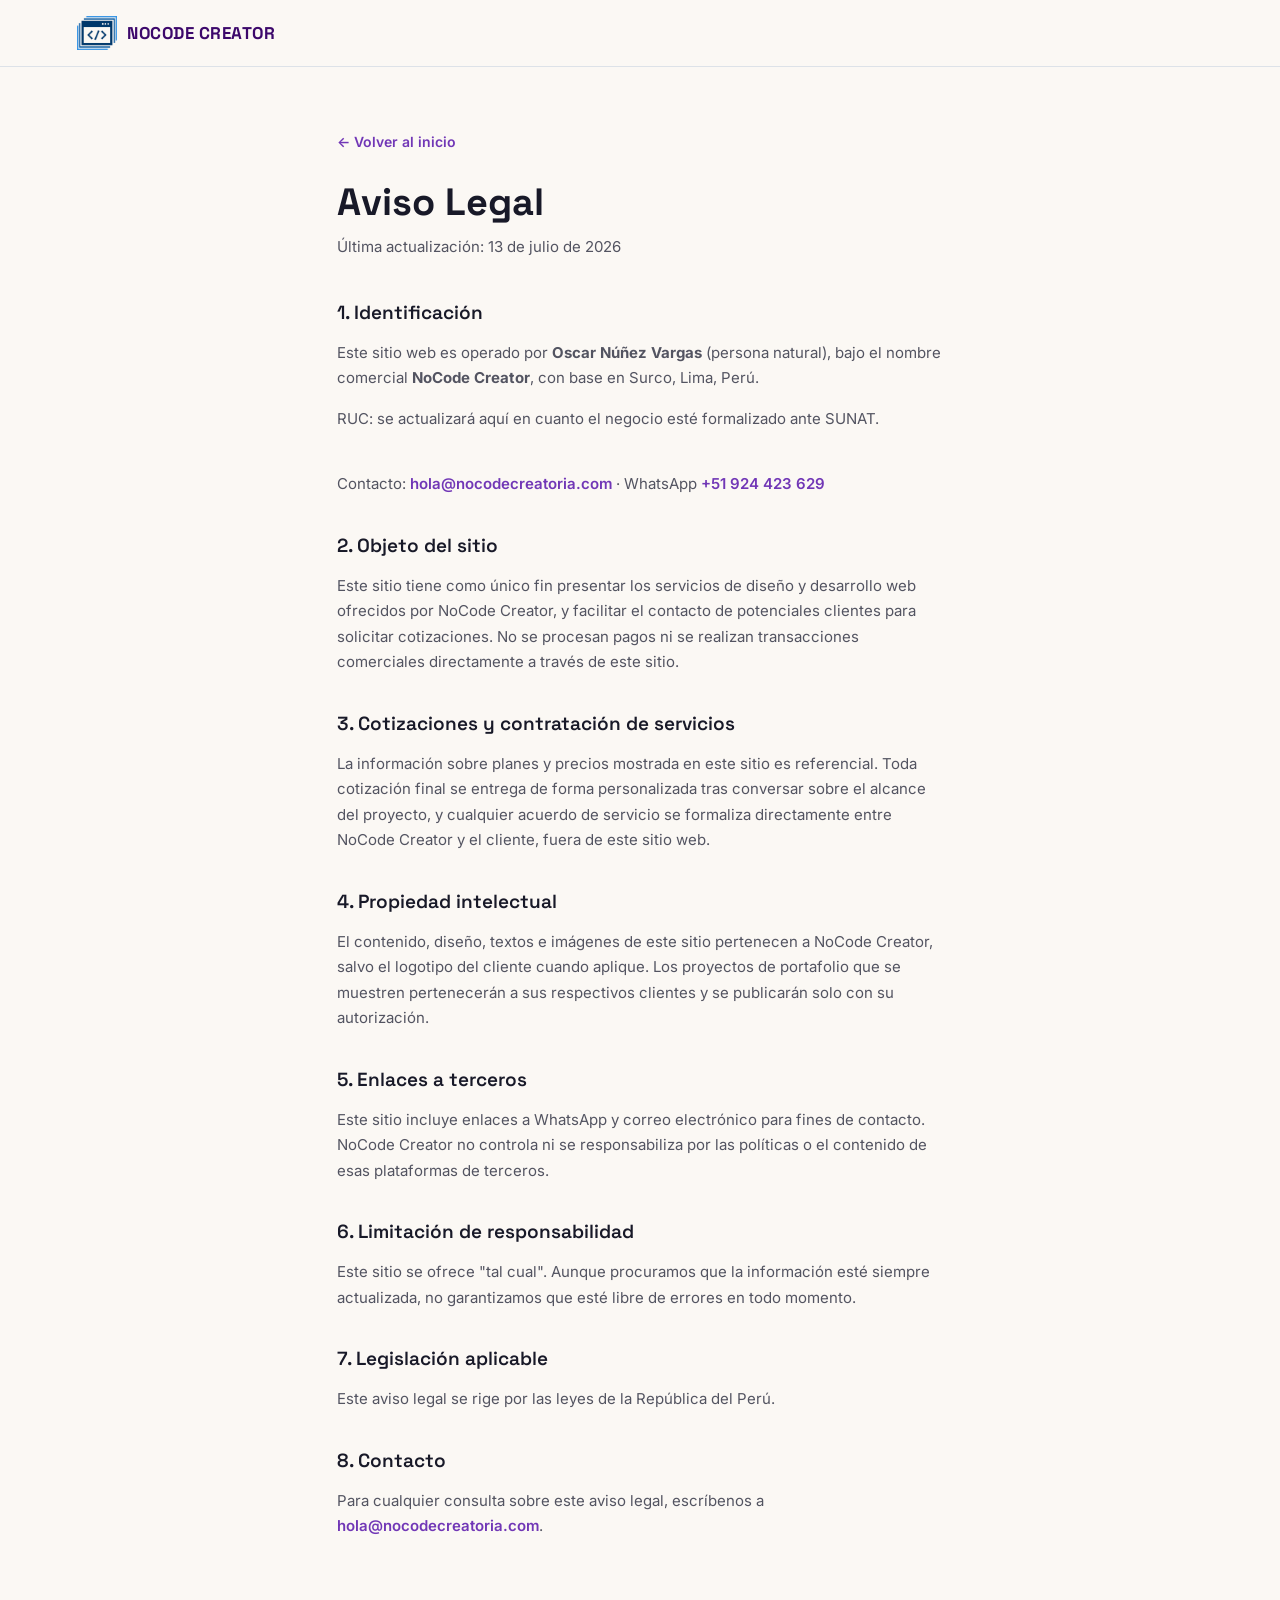
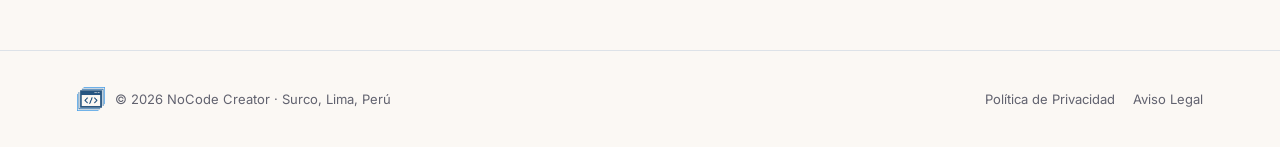
<file: aviso-legal.html>
<!DOCTYPE html>
<html lang="es">
<head>
<meta charset="UTF-8">
<meta name="viewport" content="width=device-width, initial-scale=1">
<title>Aviso Legal — NoCode Creator</title>
<meta name="robots" content="noindex">
<link rel="icon" type="image/png" href="assets/logo-icon.png">
<link rel="preconnect" href="https://fonts.googleapis.com">
<link rel="preconnect" href="https://fonts.gstatic.com" crossorigin>
<link href="https://fonts.googleapis.com/css2?family=Space+Grotesk:wght@500;600;700&family=Inter:wght@400;500;600;700&display=swap" rel="stylesheet">
<link rel="stylesheet" href="css/style.css">
</head>
<body>

  <header class="nav">
    <a href="index.html" class="nav__brand">
      <img src="assets/logo-icon.png" alt="" class="nav__logo">
      <span class="nav__brandname">NOCODE CREATOR</span>
    </a>
  </header>

  <main class="legal">
    <a href="index.html" class="legal__back">← Volver al inicio</a>
    <h1>Aviso Legal</h1>
    <p class="legal__updated">Última actualización: 13 de julio de 2026</p>

    <h2>1. Identificación</h2>
    <p>Este sitio web es operado por <strong>Oscar Núñez Vargas</strong> (persona natural), bajo el nombre comercial <strong>NoCode Creator</strong>, con base en Surco, Lima, Perú.</p>
    <p class="legal__updated">RUC: se actualizará aquí en cuanto el negocio esté formalizado ante SUNAT.</p>
    <p>Contacto: <a href="mailto:hola@nocodecreatoria.com">hola@nocodecreatoria.com</a> · WhatsApp <a href="https://wa.me/51924423629">+51 924 423 629</a></p>

    <h2>2. Objeto del sitio</h2>
    <p>Este sitio tiene como único fin presentar los servicios de diseño y desarrollo web ofrecidos por NoCode Creator, y facilitar el contacto de potenciales clientes para solicitar cotizaciones. No se procesan pagos ni se realizan transacciones comerciales directamente a través de este sitio.</p>

    <h2>3. Cotizaciones y contratación de servicios</h2>
    <p>La información sobre planes y precios mostrada en este sitio es referencial. Toda cotización final se entrega de forma personalizada tras conversar sobre el alcance del proyecto, y cualquier acuerdo de servicio se formaliza directamente entre NoCode Creator y el cliente, fuera de este sitio web.</p>

    <h2>4. Propiedad intelectual</h2>
    <p>El contenido, diseño, textos e imágenes de este sitio pertenecen a NoCode Creator, salvo el logotipo del cliente cuando aplique. Los proyectos de portafolio que se muestren pertenecerán a sus respectivos clientes y se publicarán solo con su autorización.</p>

    <h2>5. Enlaces a terceros</h2>
    <p>Este sitio incluye enlaces a WhatsApp y correo electrónico para fines de contacto. NoCode Creator no controla ni se responsabiliza por las políticas o el contenido de esas plataformas de terceros.</p>

    <h2>6. Limitación de responsabilidad</h2>
    <p>Este sitio se ofrece "tal cual". Aunque procuramos que la información esté siempre actualizada, no garantizamos que esté libre de errores en todo momento.</p>

    <h2>7. Legislación aplicable</h2>
    <p>Este aviso legal se rige por las leyes de la República del Perú.</p>

    <h2>8. Contacto</h2>
    <p>Para cualquier consulta sobre este aviso legal, escríbenos a <a href="mailto:hola@nocodecreatoria.com">hola@nocodecreatoria.com</a>.</p>
  </main>

  <footer class="footer">
    <div class="footer__brand">
      <img src="assets/logo-icon.png" alt="NoCode Creator" class="footer__logo">
      <span>© 2026 NoCode Creator · Surco, Lima, Perú</span>
    </div>
    <div class="footer__links">
      <a href="privacidad.html">Política de Privacidad</a>
      <a href="aviso-legal.html">Aviso Legal</a>
    </div>
  </footer>

</body>
</html>
</file>
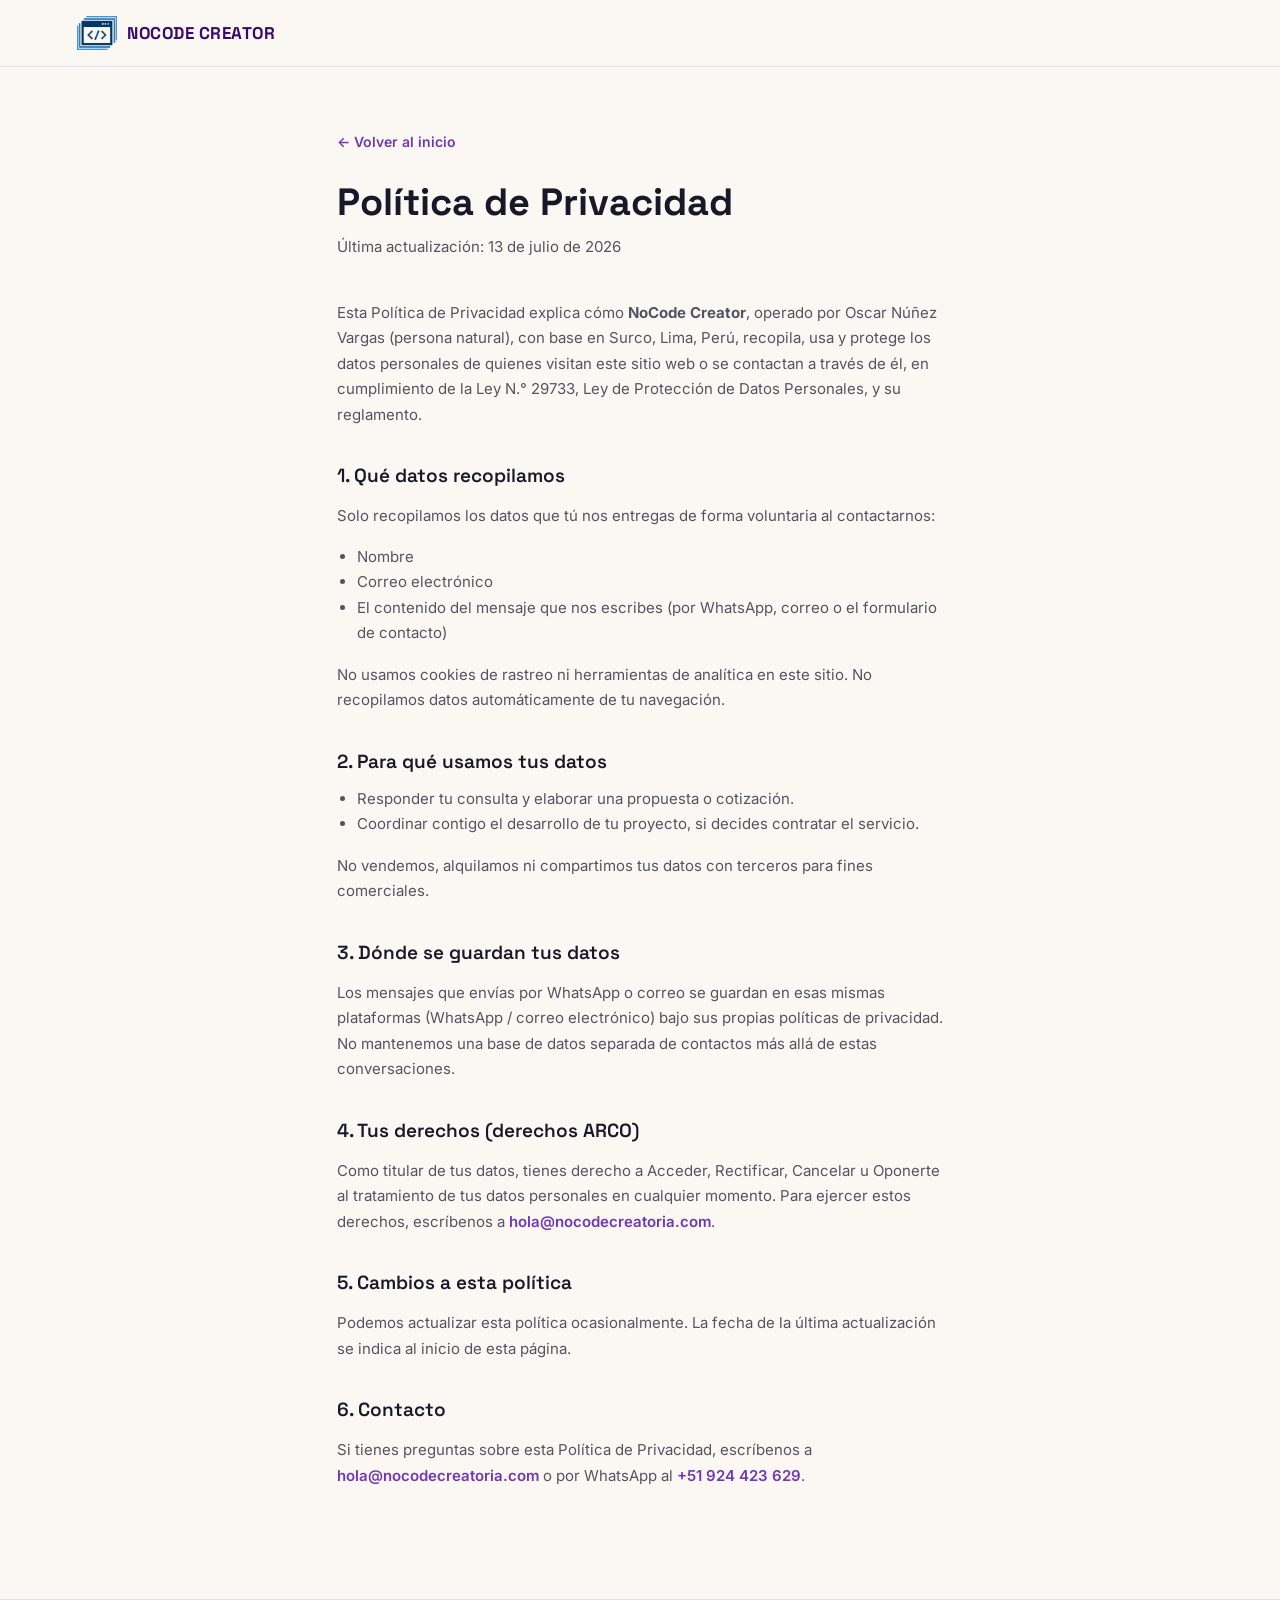
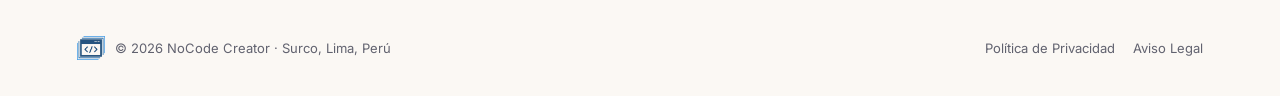
<file: privacidad.html>
<!DOCTYPE html>
<html lang="es">
<head>
<meta charset="UTF-8">
<meta name="viewport" content="width=device-width, initial-scale=1">
<title>Política de Privacidad — NoCode Creator</title>
<meta name="robots" content="noindex">
<link rel="icon" type="image/png" href="assets/logo-icon.png">
<link rel="preconnect" href="https://fonts.googleapis.com">
<link rel="preconnect" href="https://fonts.gstatic.com" crossorigin>
<link href="https://fonts.googleapis.com/css2?family=Space+Grotesk:wght@500;600;700&family=Inter:wght@400;500;600;700&display=swap" rel="stylesheet">
<link rel="stylesheet" href="css/style.css">
</head>
<body>

  <header class="nav">
    <a href="index.html" class="nav__brand">
      <img src="assets/logo-icon.png" alt="" class="nav__logo">
      <span class="nav__brandname">NOCODE CREATOR</span>
    </a>
  </header>

  <main class="legal">
    <a href="index.html" class="legal__back">← Volver al inicio</a>
    <h1>Política de Privacidad</h1>
    <p class="legal__updated">Última actualización: 13 de julio de 2026</p>

    <p>Esta Política de Privacidad explica cómo <strong>NoCode Creator</strong>, operado por Oscar Núñez Vargas (persona natural), con base en Surco, Lima, Perú, recopila, usa y protege los datos personales de quienes visitan este sitio web o se contactan a través de él, en cumplimiento de la Ley N.° 29733, Ley de Protección de Datos Personales, y su reglamento.</p>

    <h2>1. Qué datos recopilamos</h2>
    <p>Solo recopilamos los datos que tú nos entregas de forma voluntaria al contactarnos:</p>
    <ul>
      <li>Nombre</li>
      <li>Correo electrónico</li>
      <li>El contenido del mensaje que nos escribes (por WhatsApp, correo o el formulario de contacto)</li>
    </ul>
    <p>No usamos cookies de rastreo ni herramientas de analítica en este sitio. No recopilamos datos automáticamente de tu navegación.</p>

    <h2>2. Para qué usamos tus datos</h2>
    <ul>
      <li>Responder tu consulta y elaborar una propuesta o cotización.</li>
      <li>Coordinar contigo el desarrollo de tu proyecto, si decides contratar el servicio.</li>
    </ul>
    <p>No vendemos, alquilamos ni compartimos tus datos con terceros para fines comerciales.</p>

    <h2>3. Dónde se guardan tus datos</h2>
    <p>Los mensajes que envías por WhatsApp o correo se guardan en esas mismas plataformas (WhatsApp / correo electrónico) bajo sus propias políticas de privacidad. No mantenemos una base de datos separada de contactos más allá de estas conversaciones.</p>

    <h2>4. Tus derechos (derechos ARCO)</h2>
    <p>Como titular de tus datos, tienes derecho a Acceder, Rectificar, Cancelar u Oponerte al tratamiento de tus datos personales en cualquier momento. Para ejercer estos derechos, escríbenos a <a href="mailto:hola@nocodecreatoria.com">hola@nocodecreatoria.com</a>.</p>

    <h2>5. Cambios a esta política</h2>
    <p>Podemos actualizar esta política ocasionalmente. La fecha de la última actualización se indica al inicio de esta página.</p>

    <h2>6. Contacto</h2>
    <p>Si tienes preguntas sobre esta Política de Privacidad, escríbenos a <a href="mailto:hola@nocodecreatoria.com">hola@nocodecreatoria.com</a> o por WhatsApp al <a href="https://wa.me/51924423629">+51 924 423 629</a>.</p>
  </main>

  <footer class="footer">
    <div class="footer__brand">
      <img src="assets/logo-icon.png" alt="NoCode Creator" class="footer__logo">
      <span>© 2026 NoCode Creator · Surco, Lima, Perú</span>
    </div>
    <div class="footer__links">
      <a href="privacidad.html">Política de Privacidad</a>
      <a href="aviso-legal.html">Aviso Legal</a>
    </div>
  </footer>

</body>
</html>
</file>
<file: css/style.css>
:root {
  --bg: oklch(0.98 0.006 80);
  --surface: #ffffff;
  --surface-alt: oklch(0.95 0.012 290);
  --border: oklch(0.91 0.01 260);
  --border-dashed: oklch(0.8 0.02 260);

  --text-heading: oklch(0.22 0.03 280);
  --text-body: oklch(0.45 0.02 280);
  --text-body-strong: oklch(0.4 0.02 280);
  --text-muted: oklch(0.5 0.02 280);

  --blue: oklch(0.48 0.19 300);
  --blue-dark: oklch(0.4 0.19 300);
  --blue-soft-bg: oklch(0.92 0.05 300);
  --blue-soft-fg: oklch(0.4 0.15 300);

  --navy: oklch(0.32 0.16 300);
  --navy-hover: oklch(0.38 0.17 300);
  --navy-deep: oklch(0.26 0.14 295);

  --amber: oklch(0.7 0.1 60);
  --amber-soft-bg: oklch(0.93 0.05 65);
  --amber-soft-fg: oklch(0.45 0.1 55);

  --green: oklch(0.65 0.16 150);
  --green-bg: oklch(0.95 0.03 150);
  --green-fg: oklch(0.3 0.1 150);
  --green-text: oklch(0.45 0.14 150);

  --shadow-navy: oklch(0.32 0.16 300 / 0.32);
  --ease-out: cubic-bezier(0.23, 1, 0.32, 1);
  --ease-in-out: cubic-bezier(0.77, 0, 0.175, 1);
  --duration-fast: 200ms;
  --duration-base: 250ms;
}

* { box-sizing: border-box; }

html { scroll-behavior: smooth; }

body {
  margin: 0;
  background: var(--bg);
  color: oklch(0.22 0.015 260);
  font-family: 'Inter', sans-serif;
  -webkit-font-smoothing: antialiased;
  overflow-x: hidden;
}

a { color: var(--blue); text-decoration: none; }
a:hover { color: var(--blue-dark); }

/* ---------- Animated background scene ---------- */
.bg-scene {
  position: fixed;
  inset: 0;
  z-index: -1;
  overflow: hidden;
  pointer-events: none;
  background: var(--bg);
}
.bg-scene__layer {
  position: absolute;
  inset: 0;
  will-change: transform;
}
.bg-scene__blob {
  position: absolute;
  border-radius: 50%;
  filter: blur(80px);
  opacity: 0.5;
  will-change: transform;
}
.bg-scene__blob--violet {
  width: 640px; height: 640px;
  top: -140px; left: -100px;
  background: radial-gradient(circle, oklch(0.6 0.19 300) 0%, transparent 70%);
  animation: blobDrift1 26s ease-in-out infinite;
}
.bg-scene__blob--amber {
  width: 520px; height: 520px;
  top: 32vh; right: -160px;
  background: radial-gradient(circle, oklch(0.75 0.13 60) 0%, transparent 70%);
  animation: blobDrift2 22s ease-in-out infinite;
}
.bg-scene__blob--ink {
  width: 600px; height: 600px;
  bottom: -180px; left: 18vw;
  background: radial-gradient(circle, oklch(0.45 0.16 300) 0%, transparent 70%);
  animation: blobDrift3 30s ease-in-out infinite;
}
.bg-scene__mark {
  position: absolute;
  top: 58%; left: 50%;
  font-family: ui-monospace, monospace;
  font-weight: 700;
  font-size: clamp(280px, 42vw, 640px);
  line-height: 1;
  color: oklch(0.5 0.15 300 / 0.05);
  transform: translate(-50%, -50%) rotate(-8deg);
  white-space: nowrap;
  user-select: none;
}

@keyframes blobDrift1 {
  0%, 100% { transform: translate(0, 0) scale(1); }
  50% { transform: translate(50px, 70px) scale(1.08); }
}
@keyframes blobDrift2 {
  0%, 100% { transform: translate(0, 0) scale(1); }
  50% { transform: translate(-60px, -40px) scale(0.94); }
}
@keyframes blobDrift3 {
  0%, 100% { transform: translate(0, 0) scale(1); }
  50% { transform: translate(40px, -60px) scale(1.06); }
}

@media (prefers-reduced-motion: reduce) {
  .bg-scene__blob { animation: none; }
  .bg-scene__layer { transform: none !important; }
  [data-reveal] { transform: none; transition: opacity .3s ease; }
  .hero__stats .stat { animation: none; opacity: 1; }
  [data-reveal] .card--service,
  [data-reveal] .card--brand,
  [data-reveal] .card--pricing { transform: none; transition: opacity .3s ease; }
  .is-shaking { animation: none; border-color: oklch(0.5 0.18 25) !important; }
}
::selection { background: oklch(0.85 0.08 300); }

h1, h2, h3 { font-family: 'Space Grotesk', sans-serif; margin: 0; }

@keyframes floatUp {
  from { opacity: 0; transform: translateY(14px); }
  to { opacity: 1; transform: translateY(0); }
}

@keyframes statRise {
  from { opacity: 0; transform: translateY(10px); }
  to { opacity: 1; transform: translateY(0); }
}

@keyframes fieldShake {
  10%, 90% { transform: translateX(-1px); }
  20%, 80% { transform: translateX(2px); }
  30%, 50%, 70% { transform: translateX(-4px); }
  40%, 60% { transform: translateX(4px); }
}
.is-shaking { animation: fieldShake 400ms var(--ease-in-out); }

/* ---------- Buttons ---------- */
.btn {
  display: inline-flex;
  align-items: center;
  gap: 8px;
  font-weight: 600;
  border-radius: 10px;
  transition: transform var(--duration-fast) var(--ease-out), box-shadow var(--duration-fast) var(--ease-out), background var(--duration-fast) var(--ease-out), border-color var(--duration-fast) var(--ease-out);
  cursor: pointer;
  border: none;
}
.btn--nav {
  background: var(--blue);
  color: #fff;
  padding: 10px 20px;
  border-radius: 8px;
  font-size: 14px;
  box-shadow: 0 2px 10px var(--shadow-navy);
}
@media (hover: hover) and (pointer: fine) {
  .btn--nav:hover { color: #fff; transform: translateY(-2px) scale(1.03); box-shadow: 0 6px 18px oklch(0.55 0.14 240 / 0.45); }
}

.btn--primary {
  background: var(--navy);
  color: #fff;
  padding: 15px 26px;
  font-size: 16px;
}
@media (hover: hover) and (pointer: fine) {
  .btn--primary:hover { color: #fff; transform: translateY(-2px); box-shadow: 0 10px 24px var(--shadow-navy); }
}
.btn--primary:active { transform: translateY(0); }

.btn--secondary {
  background: #fff;
  color: var(--navy);
  padding: 15px 26px;
  font-size: 16px;
  border: 1.5px solid oklch(0.85 0.02 260);
}
@media (hover: hover) and (pointer: fine) {
  .btn--secondary:hover { transform: translateY(-2px); border-color: oklch(0.6 0.13 300); }
}

.btn--block {
  display: flex;
  justify-content: center;
  text-align: center;
  background: var(--navy);
  color: #fff;
  padding: 12px;
  border-radius: 9px;
  font-size: 14.5px;
}
@media (hover: hover) and (pointer: fine) {
  .btn--block:hover { color: #fff; background: var(--navy-hover); transform: scale(1.02); }
}

/* ---------- Nav ---------- */
.nav {
  position: relative;
  z-index: 50;
  display: flex;
  align-items: center;
  justify-content: space-between;
  padding: 16px 6vw;
  background: oklch(0.98 0.006 80 / 0.9);
  backdrop-filter: blur(10px);
  border-bottom: 1px solid var(--border);
  position: sticky;
  top: 0;
}
.nav__brand {
  display: flex;
  align-items: center;
  gap: 10px;
  transition: transform var(--duration-fast) var(--ease-out);
  color: inherit;
}
@media (hover: hover) and (pointer: fine) {
  .nav__brand:hover { transform: scale(1.03); color: inherit; }
}
.nav__logo { height: 34px; width: auto; }
.nav__brandname {
  font-family: 'Space Grotesk', sans-serif;
  font-weight: 700;
  font-size: 17px;
  letter-spacing: 0.5px;
  color: oklch(0.3 0.15 300);
}
.nav__links { display: flex; align-items: center; gap: 28px; }
.nav__links a:not(.btn) {
  font-size: 14.5px;
  font-weight: 500;
  color: oklch(0.35 0.03 260);
  transition: color var(--duration-fast) var(--ease-out);
}
.nav__links a:not(.btn):hover { color: var(--blue); }

/* Hamburger (mobile only) */
.nav__burger {
  display: none;
  flex-direction: column;
  justify-content: center;
  align-items: center;
  gap: 5px;
  width: 40px;
  height: 40px;
  border-radius: 8px;
  border: none;
  background: transparent;
  cursor: pointer;
  flex-shrink: 0;
}
.nav__burger span {
  display: block;
  width: 20px;
  height: 2px;
  border-radius: 2px;
  background: var(--navy);
  transition: transform var(--duration-base) var(--ease-out), opacity var(--duration-fast) var(--ease-out);
}
.nav__burger[aria-expanded="true"] span:nth-child(1) { transform: translateY(7px) rotate(45deg); }
.nav__burger[aria-expanded="true"] span:nth-child(2) { opacity: 0; }
.nav__burger[aria-expanded="true"] span:nth-child(3) { transform: translateY(-7px) rotate(-45deg); }

/* Mobile dropdown menu */
.nav-mobile {
  position: fixed;
  left: 0;
  right: 0;
  z-index: 49;
  display: none;
  flex-direction: column;
  background: var(--surface);
  border-bottom: 1px solid var(--border);
  box-shadow: 0 16px 24px -18px rgba(0, 0, 0, .3);
  max-height: 0;
  overflow: hidden;
  transition: max-height var(--duration-base) var(--ease-out);
}
.nav-mobile.is-open { max-height: 320px; }
.nav-mobile a {
  padding: 16px 6vw;
  font-size: 15px;
  font-weight: 600;
  color: var(--text-heading);
  border-bottom: 1px solid var(--border);
}
.nav-mobile a:last-child { border-bottom: none; }

/* Floating WhatsApp button */
.fab-wa {
  position: fixed;
  right: 20px;
  bottom: 20px;
  z-index: 60;
  width: 56px;
  height: 56px;
  border-radius: 50%;
  background: oklch(0.6 0.16 150);
  color: #fff;
  display: flex;
  align-items: center;
  justify-content: center;
  box-shadow: 0 10px 24px -6px oklch(0.5 0.16 150 / 0.6);
  transition: transform var(--duration-fast) var(--ease-out), box-shadow var(--duration-fast) var(--ease-out);
}
@media (hover: hover) and (pointer: fine) {
  .fab-wa:hover { color: #fff; transform: scale(1.08); box-shadow: 0 14px 28px -6px oklch(0.5 0.16 150 / 0.7); }
}
.fab-wa:active { transform: scale(0.96); }

/* ---------- Hero ---------- */
.hero {
  position: relative;
  overflow: hidden;
  display: flex;
  align-items: center;
  min-height: 640px;
}
.hero__video {
  position: absolute;
  inset: 0;
  width: 100%;
  height: 100%;
  object-fit: cover;
  z-index: 0;
}
.hero__overlay {
  position: absolute;
  inset: 0;
  z-index: 1;
  background: linear-gradient(90deg, rgba(10,6,30,0.85) 0%, rgba(10,6,30,0.55) 45%, rgba(10,6,30,0.05) 75%);
}
.hero__copy {
  position: relative;
  z-index: 2;
  width: 100%;
  max-width: 1280px;
  margin: 0 auto;
  padding: 96px 6vw 88px;
  animation: floatUp .6s ease both;
}

.hero__title {
  font-size: clamp(38px, 4.8vw, 58px);
  line-height: 1.08;
  font-weight: 700;
  color: #fff;
  max-width: 640px;
  margin: 0 0 22px;
  letter-spacing: -0.5px;
}
.hero__subtitle {
  font-size: 18px;
  line-height: 1.6;
  color: oklch(0.88 0.02 280);
  max-width: 520px;
  margin: 0 0 34px;
}
.hero__actions { display: flex; gap: 14px; flex-wrap: wrap; }

.hero__stats { display: flex; gap: 34px; margin-top: 48px; }
.hero__stats .stat {
  opacity: 0;
  animation: statRise .5s var(--ease-out) both;
}
.hero__stats .stat:nth-child(1) { animation-delay: 500ms; }
.hero__stats .stat:nth-child(2) { animation-delay: 560ms; }
.hero__stats .stat:nth-child(3) { animation-delay: 620ms; }

.stat__value { font-family: 'Space Grotesk', sans-serif; font-size: 26px; font-weight: 700; color: #fff; }
.stat__label { font-size: 13px; color: oklch(0.8 0.02 280); }

/* ---------- Sections (shared) ---------- */
.section { padding: 80px 6vw; max-width: 1280px; margin: 0 auto; }
.section--narrow { max-width: 900px; }
.section--alt { background: var(--surface-alt); max-width: none; padding: 80px 6vw; }
.section--alt .section__inner { max-width: 1280px; margin: 0 auto; }

.section__head { text-align: center; max-width: 620px; margin: 0 auto 52px; }
.section__head p { color: var(--text-body); font-size: 16px; line-height: 1.6; }
.section__head h2 { font-size: clamp(28px, 3vw, 38px); font-weight: 700; color: var(--text-heading); margin: 0 0 14px; }

.eyebrow {
  font-size: 13px;
  font-weight: 700;
  letter-spacing: 1.5px;
  color: var(--blue);
  text-transform: uppercase;
  margin-bottom: 10px;
}
.eyebrow::before,
.eyebrow::after {
  font-family: ui-monospace, monospace;
  font-weight: 600;
  letter-spacing: 0;
  opacity: 0.6;
}
.eyebrow::before { content: "</> "; }
.eyebrow::after { content: " </>"; }
.eyebrow--light { color: oklch(0.78 0.1 300); }

/* reveal-on-scroll */
[data-reveal] {
  opacity: 0;
  transform: translateY(28px);
  transition: opacity .7s var(--ease-out), transform .7s var(--ease-out);
}
[data-reveal].is-visible {
  opacity: 1;
  transform: translateY(0);
}

/* Card entrance stagger (services/portfolio/pricing grids) */
[data-reveal] .card--service,
[data-reveal] .card--brand,
[data-reveal] .card--pricing {
  opacity: 0;
  transform: translateY(16px);
  transition: opacity .5s var(--ease-out), transform .5s var(--ease-out);
}
[data-reveal].is-visible .card--service,
[data-reveal].is-visible .card--brand,
[data-reveal].is-visible .card--pricing {
  opacity: 1;
  transform: translateY(0);
}
[data-reveal] .card--service:nth-child(1),
[data-reveal] .card--brand:nth-child(1),
[data-reveal] .card--pricing:nth-child(1) { transition-delay: 0ms; }
[data-reveal] .card--service:nth-child(2),
[data-reveal] .card--brand:nth-child(2),
[data-reveal] .card--pricing:nth-child(2) { transition-delay: 60ms; }
[data-reveal] .card--service:nth-child(3),
[data-reveal] .card--brand:nth-child(3),
[data-reveal] .card--pricing:nth-child(3) { transition-delay: 120ms; }
[data-reveal] .card--service:nth-child(4),
[data-reveal] .card--brand:nth-child(4) { transition-delay: 180ms; }
[data-reveal] .card--service:nth-child(5),
[data-reveal] .card--brand:nth-child(5) { transition-delay: 240ms; }
[data-reveal] .card--service:nth-child(6) { transition-delay: 300ms; }
[data-reveal] .card--service:nth-child(7) { transition-delay: 360ms; }

/* ---------- Grids & Cards ---------- */
.grid { display: grid; gap: 22px; }
.grid--services {
  display: flex;
  flex-wrap: wrap;
  justify-content: center;
}
.grid--services .card--service { flex: 1 1 270px; max-width: calc(33.333% - 15px); }
@media (max-width: 860px) {
  .grid--services .card--service { max-width: calc(50% - 11px); }
}
@media (max-width: 560px) {
  .grid--services .card--service { max-width: 100%; }
}
.grid--portfolio { grid-template-columns: repeat(auto-fit, minmax(280px, 1fr)); }
.grid--pricing { grid-template-columns: repeat(auto-fit, minmax(260px, 1fr)); }
.grid--testimonials { grid-template-columns: repeat(auto-fit, minmax(260px, 1fr)); gap: 20px; }
.grid--steps { grid-template-columns: repeat(auto-fit, minmax(230px, 1fr)); gap: 0; }

.card--service {
  background: var(--surface);
  border: 1px solid var(--border);
  border-radius: 16px;
  padding: 28px;
  transition: transform var(--duration-base) var(--ease-out), box-shadow var(--duration-base) var(--ease-out), border-color var(--duration-base) var(--ease-out);
}
@media (hover: hover) and (pointer: fine) {
  .card--service:hover { transform: translateY(-6px); box-shadow: 0 16px 32px -18px var(--shadow-navy); border-color: oklch(0.85 0.05 300); }
}
.card__icon {
  width: 46px; height: 46px;
  border-radius: 12px;
  display: flex; align-items: center; justify-content: center;
  margin-bottom: 18px;
  transition: transform var(--duration-base) var(--ease-out);
}
@media (hover: hover) and (pointer: fine) {
  .card--service:hover .card__icon { transform: scale(1.08); }
}
.card--service h3 { font-size: 18px; font-weight: 600; color: var(--text-heading); margin: 0 0 8px; }
.card--service p { font-size: 14.5px; line-height: 1.55; color: var(--text-body); margin: 0; }

.step { padding: 0 22px; }
.step__num {
  font-family: 'Space Grotesk', sans-serif;
  font-size: 15px; font-weight: 700; color: #fff;
  background: var(--blue);
  width: 38px; height: 38px; border-radius: 50%;
  display: flex; align-items: center; justify-content: center;
  margin-bottom: 18px;
}
.step h3 { font-size: 16.5px; font-weight: 600; color: var(--text-heading); margin: 0 0 8px; }
.step p { font-size: 14px; line-height: 1.55; color: var(--text-body); margin: 0; }

.card--brand {
  border: 1px solid var(--border);
  border-radius: 16px;
  overflow: hidden;
  background: var(--surface);
  transition: transform var(--duration-base) var(--ease-out), box-shadow var(--duration-base) var(--ease-out);
  text-align: center;
}
@media (hover: hover) and (pointer: fine) {
  .card--brand:hover { transform: translateY(-6px); box-shadow: 0 16px 32px -18px var(--shadow-navy); }
}
.card__logo {
  height: 130px;
  display: flex; align-items: center; justify-content: center;
  padding: 24px 32px;
  border-bottom: 1px solid var(--border);
}
.card__logo img {
  max-width: 100%;
  max-height: 100%;
  object-fit: contain;
}
.card__tag { font-size: 13px; color: var(--text-muted); padding: 14px 16px; }

.card--pricing {
  background: var(--surface);
  border-radius: 18px;
  padding: 32px 28px;
  border: 1px solid var(--border);
  display: flex; flex-direction: column; gap: 14px;
  transition: transform var(--duration-base) var(--ease-out), box-shadow var(--duration-base) var(--ease-out);
}
@media (hover: hover) and (pointer: fine) {
  .card--pricing:hover { transform: translateY(-6px); box-shadow: 0 18px 36px -20px var(--shadow-navy); }
}
.card--pricing h3 { font-size: 19px; font-weight: 600; color: var(--text-heading); margin: 0; }
.card--pricing p { font-size: 14px; color: var(--text-body); line-height: 1.55; margin: 0; }

/* Featured pricing card */
.card--pricing-featured {
  border-color: var(--blue);
  border-width: 2px;
  position: relative;
}
.pricing__badge {
  position: absolute; top: -13px; left: 50%; transform: translateX(-50%);
  background: var(--blue); color: #fff;
  font-family: var(--font-head); font-weight: 600;
  font-size: 11px; letter-spacing: 0.07em; text-transform: uppercase;
  padding: 3px 14px; border-radius: 20px; white-space: nowrap;
}

/* Price block */
.pricing__price {
  display: flex; flex-direction: column; gap: 2px;
  padding: 12px 0; border-top: 1px solid var(--border); border-bottom: 1px solid var(--border);
}
.pricing__from {
  font-size: 10px; font-weight: 600; text-transform: uppercase;
  letter-spacing: 0.07em; color: var(--text-muted);
}
.pricing__amount {
  font-family: var(--font-head); font-weight: 700; font-size: 28px;
  color: var(--text-heading); line-height: 1.1;
}
.pricing__range { font-size: 12px; color: var(--text-muted); }

/* Feature list */
.pricing__includes {
  list-style: none; margin: 0; padding: 0;
  display: flex; flex-direction: column; gap: 8px; flex: 1;
}
.pricing__includes li {
  font-size: 13px; color: var(--text-body); padding-left: 20px;
  position: relative; line-height: 1.4;
}
.pricing__includes li::before {
  content: '';
  position: absolute; left: 0; top: 5px;
  width: 12px; height: 12px; border-radius: 50%;
  background: oklch(0.65 0.16 150 / 0.2);
  border: 1.5px solid oklch(0.65 0.16 150);
  display: flex; align-items: center; justify-content: center;
}
.pricing__includes li::after {
  content: '';
  position: absolute; left: 3px; top: 8px;
  width: 6px; height: 4px;
  border-left: 1.5px solid oklch(0.65 0.16 150);
  border-bottom: 1.5px solid oklch(0.65 0.16 150);
  transform: rotate(-45deg) translateY(-1px);
}

/* Pricing footnote */
.pricing__note {
  text-align: center; font-size: 13px; color: var(--text-muted);
  margin-top: 24px; line-height: 1.55;
}

.testimonial-empty {
  max-width: 520px;
  margin: 0 auto;
  text-align: center;
  background: var(--surface);
  border: 1px solid var(--border);
  border-radius: 20px;
  padding: 48px 40px;
  display: flex;
  flex-direction: column;
  align-items: center;
}
.testimonial-empty__quote { color: oklch(0.85 0.06 300); margin-bottom: 8px; }
.testimonial-empty__stars { display: flex; gap: 4px; color: oklch(0.8 0.02 260); margin-bottom: 18px; }
.testimonial-empty__text {
  font-size: 15px;
  line-height: 1.65;
  color: var(--text-body);
  margin: 0 0 26px;
}

/* ---------- About ---------- */
.about { padding: 80px 6vw; background: var(--navy-deep); }
.about__inner {
  max-width: 1280px; margin: 0 auto;
  display: grid; grid-template-columns: 0.85fr 1.15fr;
  gap: 56px; align-items: center;
}
.about__photo {
  width: 100%; aspect-ratio: 4 / 3;
  border-radius: 20px;
  overflow: hidden;
  background: linear-gradient(155deg, oklch(0.36 0.14 300), oklch(0.5 0.18 300));
  box-shadow: 0 20px 40px -20px rgba(0, 0, 0, .5);
}
.about__photo img { width: 100%; height: 100%; object-fit: cover; display: block; }
.about__title { font-size: clamp(26px, 2.8vw, 34px); font-weight: 700; color: #fff; margin: 0 0 18px; }
.about__text { color: oklch(0.85 0.02 260); font-size: 16px; line-height: 1.7; margin: 0 0 16px; }
.about__text:last-child { margin-bottom: 0; }

/* ---------- FAQ ---------- */
.faq-list { display: flex; flex-direction: column; gap: 14px; }
.faq-item {
  background: var(--surface);
  border: 1px solid var(--border);
  border-radius: 14px;
  padding: 20px 24px;
  transition: border-color var(--duration-fast) var(--ease-out), box-shadow var(--duration-fast) var(--ease-out);
}
.faq-item:hover { border-color: oklch(0.75 0.08 300); box-shadow: 0 8px 20px -14px var(--shadow-navy); }
.faq-item summary {
  display: flex;
  align-items: center;
  justify-content: space-between;
  gap: 16px;
  font-weight: 600; font-size: 16px; color: var(--text-heading);
  cursor: pointer; list-style: none;
}
.faq-item summary::-webkit-details-marker { display: none; }
.faq-item summary::after {
  content: "+";
  flex-shrink: 0;
  font-size: 20px;
  font-weight: 400;
  color: var(--blue);
  transition: transform 200ms var(--ease-out);
}
.faq-item.is-open summary::after { transform: rotate(45deg); }
.faq-item__content {
  display: grid;
  grid-template-rows: 0fr;
  transition: grid-template-rows 250ms var(--ease-out);
}
.faq-item.is-open .faq-item__content { grid-template-rows: 1fr; }
.faq-item__content > p {
  overflow: hidden;
  font-size: 14.5px; line-height: 1.65; color: var(--text-body); margin: 0;
  padding-top: 0;
}
.faq-item.is-open .faq-item__content > p { padding-top: 12px; }

@media (prefers-reduced-motion: reduce) {
  .faq-item summary::after,
  .faq-item__content { transition-duration: 1ms; }
}

/* ---------- Contact ---------- */
.contact-card {
  max-width: 1000px; margin: 0 auto;
  background: var(--surface);
  border-radius: 24px;
  padding: 52px 6vw;
  display: grid; grid-template-columns: 1fr 1fr;
  gap: 48px;
  box-shadow: 0 20px 50px -30px var(--shadow-navy);
}
.contact-card__info h2 { font-size: clamp(26px, 2.8vw, 32px); font-weight: 700; color: var(--text-heading); margin: 0 0 16px; }
.contact-card__info p { font-size: 15.5px; line-height: 1.65; color: var(--text-body); margin: 0 0 28px; }

.contact-link {
  display: flex; align-items: center; gap: 12px;
  border-radius: 12px; padding: 16px 18px; margin-bottom: 12px;
  font-weight: 600;
  transition: transform .2s ease, box-shadow .2s ease;
}
.contact-link--wa { background: var(--green-bg); color: var(--green-fg); }
@media (hover: hover) and (pointer: fine) {
  .contact-link--wa:hover { color: var(--green-fg); transform: translateX(4px); box-shadow: 0 8px 18px -12px oklch(0.5 0.14 150 / 0.5); }
  .contact-link--mail:hover { color: oklch(0.3 0.03 260); transform: translateX(4px); box-shadow: 0 8px 18px -12px oklch(0.4 0.03 260 / 0.3); }
}
.contact-link--mail { background: oklch(0.94 0.012 260); color: oklch(0.3 0.03 260); margin-bottom: 0; }
.contact-link__dot { width: 10px; height: 10px; border-radius: 50%; flex-shrink: 0; }
.contact-link__dot--green { background: var(--green); }
.contact-link__dot--blue { background: var(--blue); }

.contact-form { display: flex; flex-direction: column; gap: 14px; }
.contact-form__botcheck {
  position: absolute;
  width: 1px;
  height: 1px;
  padding: 0;
  margin: -1px;
  overflow: hidden;
  clip: rect(0, 0, 0, 0);
  white-space: nowrap;
  border: 0;
}
.contact-form input,
.contact-form textarea {
  padding: 14px 16px;
  border-radius: 10px;
  border: 1.5px solid oklch(0.88 0.01 260);
  font-size: 14.5px;
  font-family: inherit;
  transition: border-color var(--duration-fast) var(--ease-out), box-shadow var(--duration-fast) var(--ease-out);
}
.contact-form textarea { resize: vertical; }
.contact-form input:focus,
.contact-form textarea:focus {
  border-color: var(--blue);
  box-shadow: 0 0 0 3px oklch(0.55 0.14 240 / 0.15);
  outline: none;
}
.contact-form button {
  background: var(--navy);
  color: #fff;
  border: none;
  padding: 15px;
  border-radius: 10px;
  font-weight: 600;
  font-size: 15px;
  cursor: pointer;
  transition: transform .15s ease, background .2s ease;
}
.contact-form button:hover { background: var(--navy-hover); }
.contact-form button:active { transform: scale(0.97); }
.contact-form__success { font-size: 13.5px; color: var(--green-text); margin: 0; }
.contact-form__error { font-size: 13.5px; color: oklch(0.5 0.18 25); margin: 0; }

.contact-form__consent {
  display: flex;
  align-items: flex-start;
  gap: 10px;
  font-size: 12.5px;
  line-height: 1.5;
  color: var(--text-muted);
  cursor: pointer;
}
.contact-form__consent input { margin-top: 2px; flex-shrink: 0; }
.contact-form__consent a { color: var(--blue); }

/* ---------- Footer ---------- */
.footer {
  padding: 36px 6vw;
  display: flex; align-items: center; justify-content: space-between;
  flex-wrap: wrap; gap: 14px;
  border-top: 1px solid var(--border);
}
.footer__brand { display: flex; align-items: center; gap: 10px; }
.footer__logo { height: 24px; width: auto; opacity: 0.85; }
.footer__brand span, .footer__tag { font-size: 13px; color: var(--text-muted); }
.footer__links { display: flex; gap: 18px; }
.footer__links a { font-size: 13px; color: var(--text-muted); }
.footer__links a:hover { color: var(--blue); }

/* ---------- Legal pages ---------- */
.legal {
  max-width: 760px;
  margin: 0 auto;
  padding: 64px 6vw 96px;
}
.legal__back { display: inline-block; margin-bottom: 28px; font-size: 14px; font-weight: 600; }
.legal h1 {
  font-size: clamp(28px, 3.4vw, 38px);
  font-weight: 700;
  color: var(--text-heading);
  margin: 0 0 8px;
}
.legal__updated { font-size: 13px; color: var(--text-muted); margin: 0 0 40px; }
.legal h2 {
  font-size: 19px;
  font-weight: 600;
  color: var(--text-heading);
  margin: 36px 0 12px;
}
.legal p, .legal li { font-size: 15px; line-height: 1.7; color: var(--text-body); }
.legal ul { padding-left: 20px; margin: 0 0 16px; }
.legal a { font-weight: 600; }
.legal__placeholder {
  background: var(--blue-soft-bg);
  color: var(--blue-soft-fg);
  padding: 2px 6px;
  border-radius: 4px;
  font-weight: 600;
}

/* ---------- Responsive ---------- */
@media (max-width: 860px) {
  .hero__copy { padding-top: 48px; }
  .about__inner { grid-template-columns: 1fr; }
  .contact-card { grid-template-columns: 1fr; padding: 36px 6vw; }
  .nav__links { display: none; }
  .nav__burger { display: flex; }
  .nav-mobile { display: flex; }
}


/* ---------- Benefits section — editorial split layout ---------- */
.section--benefits { padding-bottom: 80px; }

/* Alternating split rows */
.benefit-split {
  display: flex;
  align-items: center;
  gap: 64px;
  margin-bottom: 80px;
}
.benefit-split--flip { flex-direction: row-reverse; }

.benefit-split__text {
  flex: 1;
  min-width: 0;
}
.benefit-split__label {
  font-size: 13px;
  font-weight: 600;
  color: var(--blue);
  letter-spacing: 0.02em;
  margin: 0 0 14px;
}
.benefit-split__text h3 {
  font-family: var(--font-head);
  font-size: clamp(26px, 3vw, 36px);
  font-weight: 700;
  color: var(--text-heading);
  margin: 0 0 18px;
  line-height: 1.15;
}
.benefit-split__text p {
  font-size: 16px;
  line-height: 1.7;
  color: var(--text-body);
  margin: 0;
  max-width: 420px;
}

.benefit-split__visual {
  flex: 0 0 48%;
  border-radius: 20px;
  overflow: hidden;
  box-shadow: 0 24px 56px -16px var(--shadow-navy);
}
.benefit-split__visual img {
  width: 100%;
  aspect-ratio: 4/3;
  object-fit: cover;
  display: block;
  transition: transform 0.6s var(--ease-out);
}
@media (hover: hover) and (pointer: fine) {
  .benefit-split__visual:hover img { transform: scale(1.04); }
}

/* Secondary 4-col grid — text only */
.benefits-secondary {
  display: grid;
  grid-template-columns: repeat(4, 1fr);
  gap: 20px;
  margin-top: 16px;
}
.benefit-item {
  background: var(--surface);
  border: 1px solid var(--border);
  border-radius: 16px;
  padding: 24px 22px 26px;
}
.benefit-item__icon {
  font-size: 26px;
  display: block;
  margin-bottom: 12px;
}
.benefit-item h4 {
  font-family: var(--font-head);
  font-size: 15px;
  font-weight: 600;
  color: var(--text-heading);
  margin: 0 0 7px;
}
.benefit-item p {
  font-size: 13.5px;
  line-height: 1.55;
  color: var(--text-body);
  margin: 0;
}

/* Animations */
[data-reveal] .benefit-split { opacity: 0; transform: translateY(20px); transition: opacity .6s var(--ease-out), transform .6s var(--ease-out); }
[data-reveal].is-visible .benefit-split { opacity: 1; transform: translateY(0); }
[data-reveal] .benefit-split:nth-of-type(2) { transition-delay: 120ms; }
[data-reveal] .benefit-item { opacity: 0; transform: translateY(14px); transition: opacity .5s var(--ease-out), transform .5s var(--ease-out); }
[data-reveal].is-visible .benefit-item { opacity: 1; transform: translateY(0); }
[data-reveal] .benefit-item:nth-child(1) { transition-delay: 60ms; }
[data-reveal] .benefit-item:nth-child(2) { transition-delay: 120ms; }
[data-reveal] .benefit-item:nth-child(3) { transition-delay: 180ms; }
[data-reveal] .benefit-item:nth-child(4) { transition-delay: 240ms; }

/* Responsive */
@media (max-width: 860px) {
  .benefit-split, .benefit-split--flip { flex-direction: column; gap: 32px; }
  .benefit-split__visual { flex: 0 0 auto; width: 100%; }
  .benefit-split__text p { max-width: 100%; }
  .benefits-secondary { grid-template-columns: repeat(2, 1fr); }
}
@media (max-width: 480px) {
  .benefits-secondary { grid-template-columns: 1fr; }
}

/* ---------- Services grid — clean icon cards ---------- */
.services-grid {
  display: grid;
  grid-template-columns: repeat(3, 1fr);
  gap: 20px;
}

.service-card {
  background: var(--surface);
  border: 1px solid var(--border);
  border-radius: 18px;
  padding: 28px 24px 24px;
  display: flex;
  flex-direction: column;
  gap: 10px;
  position: relative;
  transition: transform var(--duration-base) var(--ease-out), box-shadow var(--duration-base) var(--ease-out), border-color var(--duration-base) var(--ease-out);
}
@media (hover: hover) and (pointer: fine) {
  .service-card:hover { transform: translateY(-4px); box-shadow: 0 16px 32px -12px var(--shadow-navy); border-color: oklch(0.85 0.05 300); }
}

.service-card__icon {
  width: 44px; height: 44px;
  border-radius: 12px;
  display: flex; align-items: center; justify-content: center;
  flex-shrink: 0;
}

.service-card__badge {
  position: absolute; top: 20px; right: 20px;
  font-size: 10px; font-weight: 700; letter-spacing: 0.06em; text-transform: uppercase;
  background: oklch(0.48 0.19 300); color: #fff;
  padding: 3px 9px; border-radius: 20px;
}

.service-card h3 {
  font-family: var(--font-head);
  font-size: 16.5px; font-weight: 600;
  color: var(--text-heading); margin: 0; line-height: 1.25;
}
.service-card p {
  font-size: 13.5px; line-height: 1.55;
  color: var(--text-body); margin: 0; flex: 1;
}
.service-card__cta {
  font-size: 13px; font-weight: 600;
  color: var(--blue); text-decoration: none;
  margin-top: 6px; display: inline-block;
  transition: color var(--duration-base);
}
.service-card__cta:hover { color: var(--navy); }

/* 7th card spans 1 col, centered — sits alone in last row */
.service-card--featured {
  border-color: oklch(0.86 0.06 300);
  background: oklch(0.975 0.008 300);
}

/* Stagger */
[data-reveal] .service-card {
  opacity: 0; transform: translateY(14px);
  transition: opacity .5s var(--ease-out), transform .5s var(--ease-out);
}
[data-reveal].is-visible .service-card { opacity: 1; transform: translateY(0); }
[data-reveal] .service-card:nth-child(1) { transition-delay: 0ms; }
[data-reveal] .service-card:nth-child(2) { transition-delay: 50ms; }
[data-reveal] .service-card:nth-child(3) { transition-delay: 100ms; }
[data-reveal] .service-card:nth-child(4) { transition-delay: 150ms; }
[data-reveal] .service-card:nth-child(5) { transition-delay: 200ms; }
[data-reveal] .service-card:nth-child(6) { transition-delay: 250ms; }
[data-reveal] .service-card:nth-child(7) { transition-delay: 300ms; }

@media (max-width: 860px) { .services-grid { grid-template-columns: repeat(2, 1fr); } }
@media (max-width: 480px)  { .services-grid { grid-template-columns: 1fr; } }

/* Tighter rhythm + fuller overlay coverage on small screens so wrapped text stays legible */
@media (max-width: 640px) {
  .hero__copy { padding-top: 28px; padding-bottom: 36px; }
  .hero__overlay { background: linear-gradient(180deg, rgba(10,6,30,0.55) 0%, rgba(10,6,30,0.88) 55%, rgba(10,6,30,0.88) 100%); }

  .section, .about { padding-top: 56px; padding-bottom: 56px; }
  .section--alt { padding-top: 56px; padding-bottom: 56px; }
  .section__head { margin-bottom: 36px; }

  .hero__stats { gap: 22px; margin-top: 32px; flex-wrap: wrap; }

  /* Horizontal, swipeable carousels instead of long vertical stacks */
  .grid--services,
  .grid--portfolio {
    display: flex;
    flex-wrap: nowrap;
    justify-content: flex-start;
    overflow-x: auto;
    scroll-snap-type: x mandatory;
    -webkit-overflow-scrolling: touch;
    margin: 0 -6vw;
    padding: 4px 6vw 10px;
  }
  .grid--services::-webkit-scrollbar,
  .grid--portfolio::-webkit-scrollbar { display: none; }
  .grid--services .card--service,
  .grid--services .card--service-img,
  .grid--portfolio .card--brand {
    flex: 0 0 78%;
    max-width: 78%;
    scroll-snap-align: start;
  }
  .grid--benefits {
    grid-template-columns: 1fr;
  }
}
</file>
